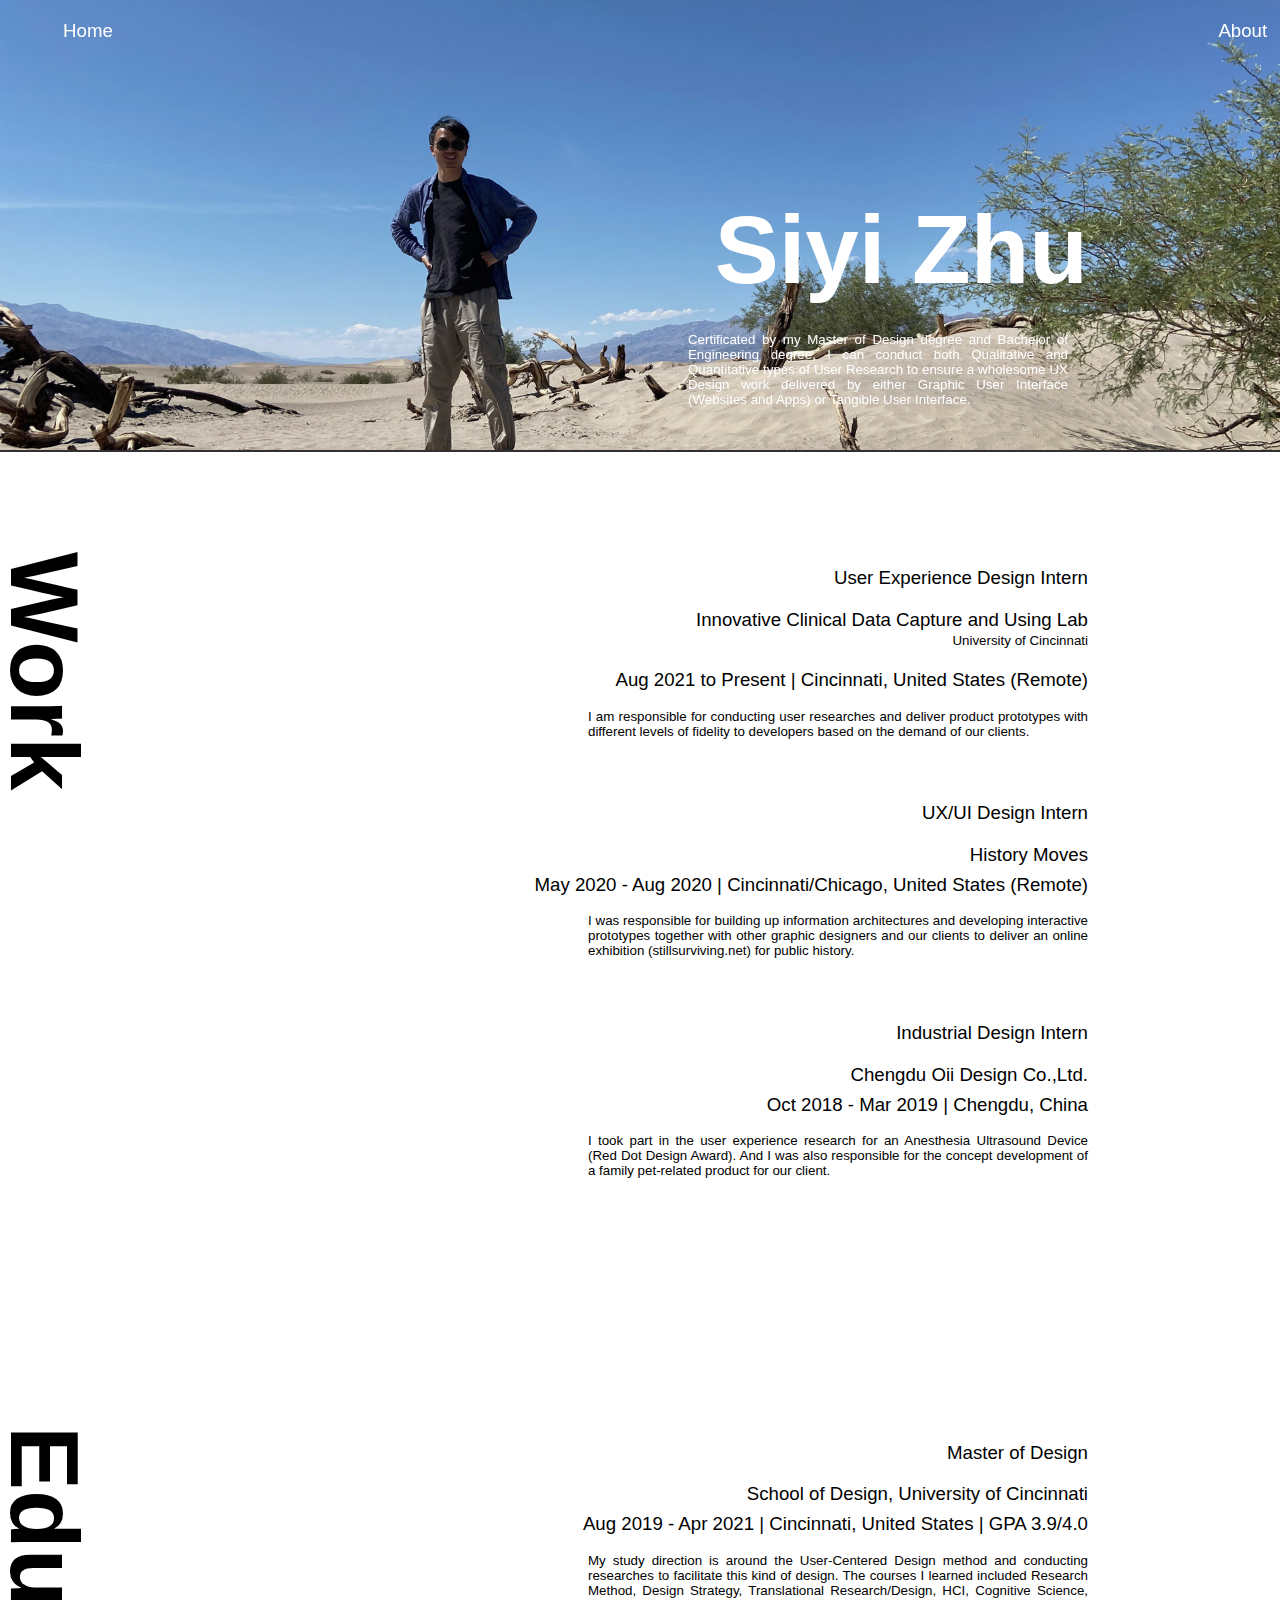
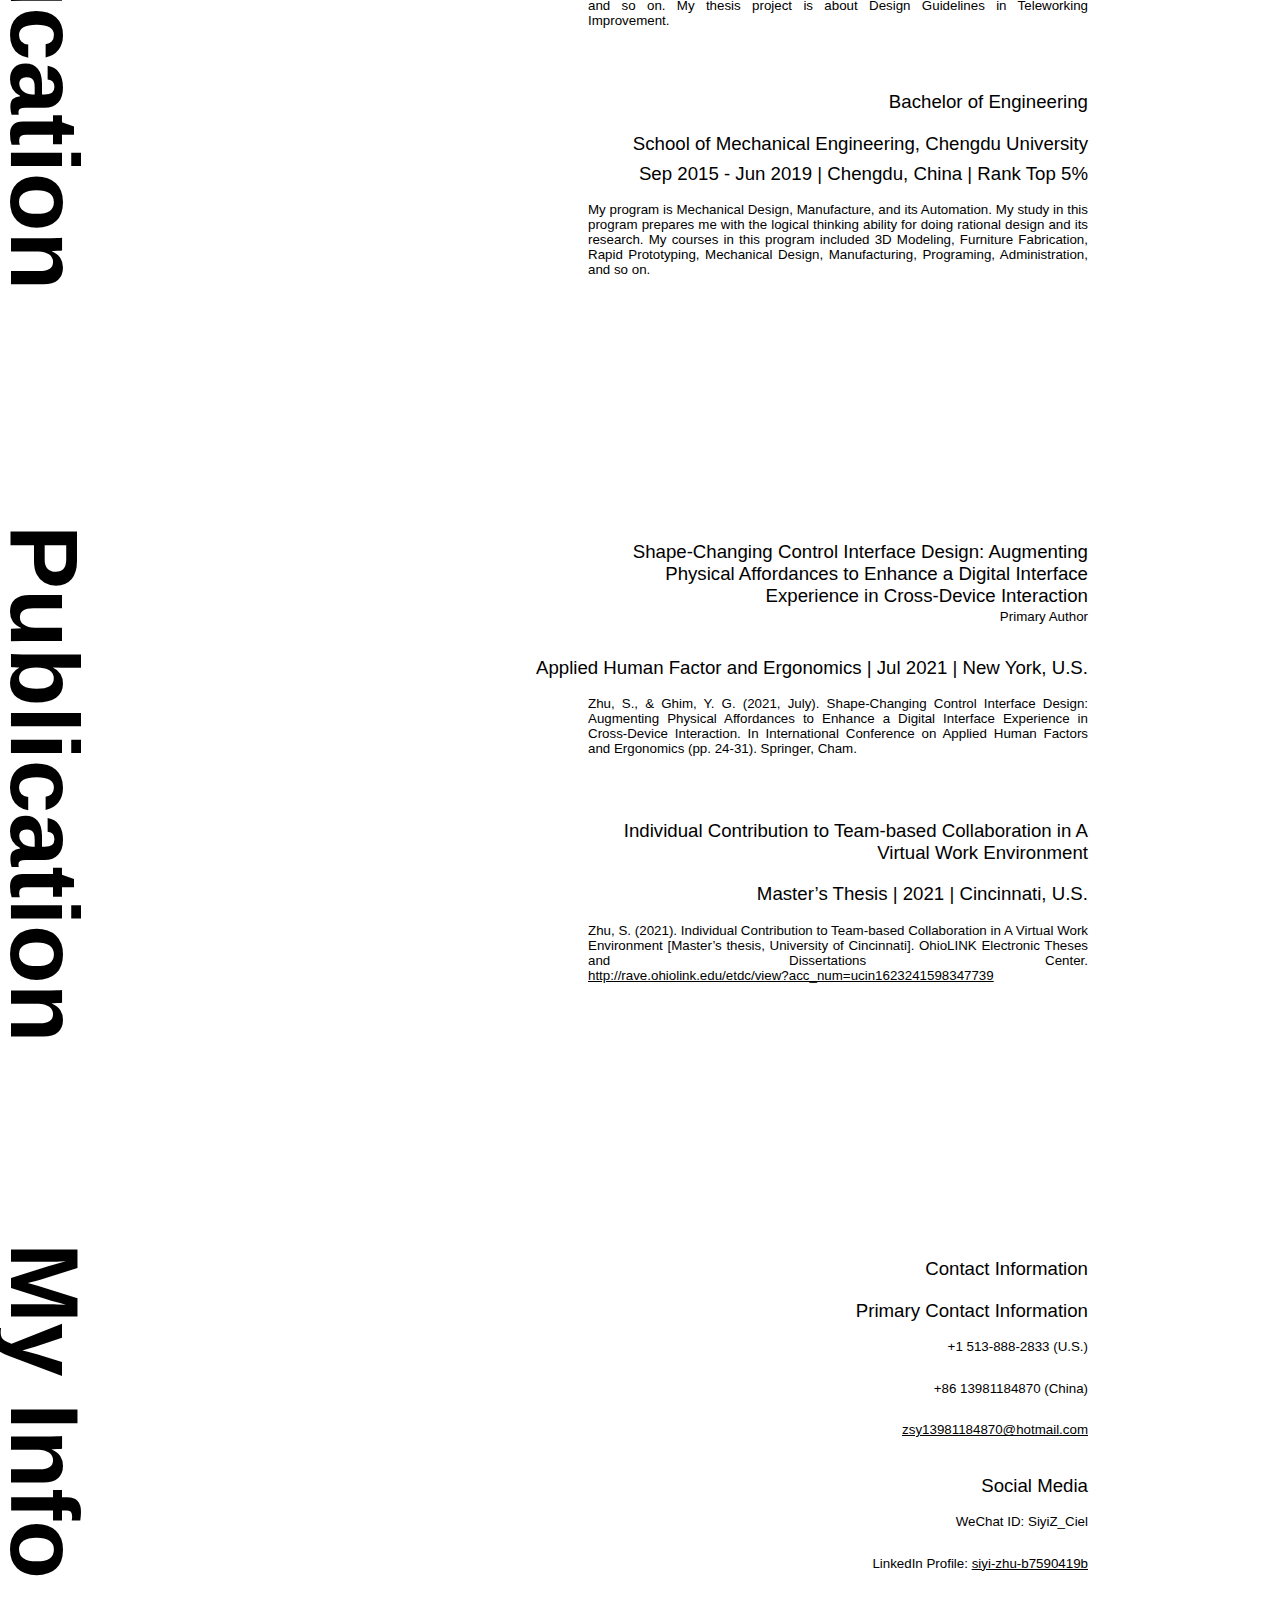
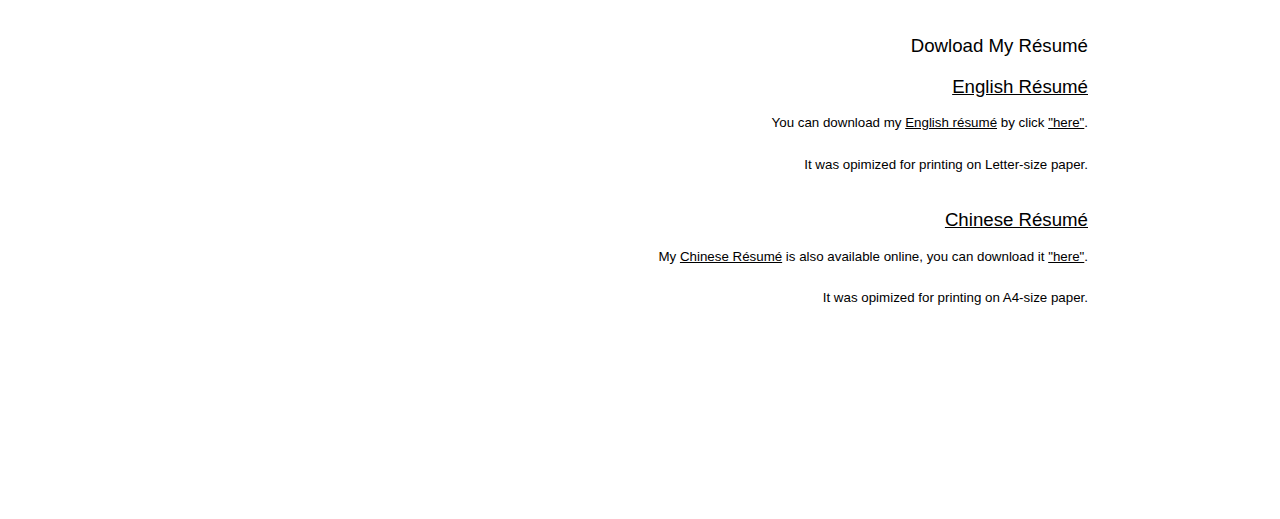
<file: about.html>
﻿<!DOCTYPE html>
<html>
<head>
    <meta charset="utf-8" />
    <title>Siyi Zhu_Résumé</title>
    <link rel="stylesheet" type="text/css" href="css/projectsGeneralStyle.css">
    <link rel="stylesheet" type="text/css" href="css/projectsCovers.css">
    <link rel="stylesheet" type="text/css" href="css/universalComponents.css">
    <script src="js/jquery-3.6.0.min.js"></script>
    <script src="js/navChange.js"></script>
</head>

<body>
    <div id="top"></div>
    <div style="display:none" class="header">
        <div class="socialNetworking">
            <a href=""><img width="25px" height="25px" src="image/LinkedIn.png" alt="LinkedIn"></a>
            <a href=""><img width="25px" height="25px" src="image/WeChat.png" alt="WeChat"></a>
            <a href="mailto:zsy13981184870@hotmail.com"><img width="25px" height="25px" src="image/Email.png" alt="Email"></a>
        </div>
        <div class="language">
            <a>English</a>
            <p>|</p>
            <a>简体中文</a>
        </div>
    </div>
    <div class="body" id="projectTop">
        <div class="projectIntroWrapper" id="résumé">
            <div class="backgroundImage"></div>
            <div class="projectIntroContainer">
                <div class="nav">
                    <p><a id="home" style="color:white;text-decoration:none" href="index.html">Home</a></p>
                </div>
                <div class="projectIntro">
                    <div class="projectTitle">
                        <p><a style="color:white;text-decoration:none" href="#projectTop">Siyi Zhu</a></p>
                    </div>
                    <div class="projectNotes">
                        <div class="projectNotesItem">
                            <p class="projectNotesItemText">Certificated by my Master of Design degree and Bachelor of Engineering degree, I can conduct both Qualitative and Quantitative types of User Research to ensure a wholesome UX Design work delivered by either Graphic User Interface (Websites and Apps) or Tangible User Interface.</p>
                        </div>
                    </div>
                </div>
                <div class="nav">
                    <p><a id="about" style="color:white;text-decoration:none" href="about.html">About</a></p>
                </div>
            </div>

        </div>
        <div class="projectContentWrapper">
            <div class="projectContentSection" id="work">
                <div class="projectSectionTitle">
                    <h1>Work</h1>
                </div>
                <div class="projectSectionContentContainer">
                    <h2>User Experience Design Intern</h2>
                    <div class="projectSectionParagraph">
                        <h3 id="jobDetail">
                            Innovative Clinical Data Capture and Using Lab <p>University of Cincinnati</p>
                        </h3>
                        <h3 id="jobDetail">
                            Aug 2021 to Present | Cincinnati, United States (Remote)
                        </h3>
                        <div class="paragraphWrapper">
                            <p>
                                I am responsible for conducting user researches and deliver product prototypes with different levels of fidelity to developers based on the demand of our clients.
                            </p>
                        </div>
                    </div>
                    <h2>UX/UI Design Intern</h2>
                    <div class="projectSectionParagraph">
                        <h3 id="jobDetail">
                            History Moves
                        </h3>
                        <h3 id="jobDetail">
                            May 2020 - Aug 2020 | Cincinnati/Chicago, United States (Remote)
                        </h3>
                        <div class="paragraphWrapper">
                            <p>
                                I was responsible for building up information architectures and developing interactive prototypes together with other graphic designers and our clients to deliver an online exhibition (stillsurviving.net) for public history.
                            </p>
                        </div>
                    </div>
                    <h2>Industrial Design Intern</h2>
                    <div class="projectSectionParagraph">
                        <h3 id="jobDetail">
                            Chengdu Oii Design Co.,Ltd.
                        </h3>
                        <h3 id="jobDetail">
                            Oct 2018 - Mar 2019 | Chengdu, China
                        </h3>
                        <div class="paragraphWrapper">
                            <p>
                                I took part in the user experience research for an Anesthesia Ultrasound Device (Red Dot Design Award). And I was also responsible for the concept development of a family pet-related product for our client.
                            </p>
                        </div>
                    </div>
                </div>
            </div>
            <div class="projectContentSection" id="education">
                <div class="projectSectionTitle">
                    <h1>Education</h1>
                </div>
                <div class="projectSectionContentContainer">
                    <h2>Master of Design</h2>
                    <div class="projectSectionParagraph">
                        <h3 id="jobDetail">
                            School of Design, University of Cincinnati
                        </h3>
                        <h3 id="jobDetail">
                            Aug 2019 - Apr 2021 | Cincinnati, United States | GPA 3.9/4.0
                        </h3>
                        <div class="paragraphWrapper">
                            <p>
                                My study direction is around the User-Centered Design method and conducting researches to facilitate this kind of design. The courses I learned included Research Method, Design Strategy, Translational Research/Design, HCI, Cognitive Science, and so on. My thesis project is about Design Guidelines in Teleworking Improvement.

                            </p>
                        </div>
                    </div>
                    <h2>Bachelor of Engineering</h2>
                    <div class="projectSectionParagraph">
                        <h3 id="jobDetail">
                            School of Mechanical Engineering, Chengdu University
                        </h3>
                        <h3 id="jobDetail">
                            Sep 2015 - Jun 2019 | Chengdu, China | Rank Top 5%
                        </h3>
                        <div class="paragraphWrapper">
                            <p>
                                My program is Mechanical Design, Manufacture, and its Automation. My study in this program prepares me with the logical thinking ability for doing rational design and its research. My courses in this program included 3D Modeling, Furniture Fabrication, Rapid Prototyping, Mechanical Design, Manufacturing, Programing, Administration, and so on.

                            </p>
                        </div>
                    </div>
                </div>
            </div>
            <div class="projectContentSection" id="publication">
                <div class="projectSectionTitle">
                    <h1>Publication</h1>
                </div>
                <div class="projectSectionContentContainer">
                    <h2>Shape-Changing Control Interface Design: Augmenting Physical Affordances to Enhance a Digital Interface Experience in Cross-Device Interaction <p>Primary Author</p></h2>
                    <div class="projectSectionParagraph">
                        <h3 id="jobDetail">
                            Applied Human Factor and Ergonomics | Jul 2021 | New York, U.S.
                        </h3>
                        <div class="paragraphWrapper">
                            <p>
                                Zhu, S., & Ghim, Y. G. (2021, July). Shape-Changing Control Interface Design: Augmenting Physical Affordances to Enhance a Digital Interface Experience in Cross-Device Interaction. In International Conference on Applied Human Factors and Ergonomics (pp. 24-31). Springer, Cham.

                            </p>
                        </div>
                    </div>
                    <h2>Individual Contribution to Team-based Collaboration in A Virtual Work Environment</h2>
                    <div class="projectSectionParagraph">
                        <h3 id="jobDetail">
                            Master’s Thesis | 2021 | Cincinnati, U.S.
                        </h3>
                        <div class="paragraphWrapper">
                            <p>
                                Zhu, S. (2021). Individual Contribution to Team-based Collaboration in A Virtual Work Environment [Master’s thesis, University of Cincinnati]. OhioLINK Electronic Theses and Dissertations Center. <a style="color:black" href="http://rave.ohiolink.edu/etdc/view?acc_num=ucin1623241598347739">http://rave.ohiolink.edu/etdc/view?acc_num=ucin1623241598347739</a>
                            </p>
                        </div>
                    </div>
                </div>
            </div>
            <div class="projectContentSection" id="myInfo">
                <div class="projectSectionTitle">
                    <h1>My Info</h1>
                </div>
                <div class="projectSectionContentContainer">
                    <h2>Contact Information</h2>
                    <div class="projectSectionParagraph">
                        <h3 id="jobDetail">
                            Primary Contact Information
                        </h3>
                        <div class="paragraphWrapper" id="myInfoDetail">
                            <p>
                                +1 513-888-2833 (U.S.)
                            </p>
                            <p>
                                +86 13981184870 (China)
                            </p>
                            <p>
                                <a href="mailto:zsy13981184870@hotmail.com">zsy13981184870@hotmail.com</a>
                            </p>
                        </div>
                        <h3 id="jobDetail">
                            Social Media
                        </h3>
                        <div class="paragraphWrapper" id="myInfoDetail">
                            <p>
                                WeChat ID: SiyiZ_Ciel
                            </p>
                            <p>
                                LinkedIn Profile: <a href="http://www.linkedin.com/in/siyi-zhu-b7590419b" target="_blank">siyi-zhu-b7590419b</a>
                            </p>
                        </div>
                    </div>
                    <div class="projectSectionParagraph">
                        <h2>Dowload My Résumé</h2>
                        <div class="projectSectionParagraph">
                            <h3 id="jobDetail">
                                <a style="color:black;" href="file/SiyiZhuResume2021_en.pdf" target="_blank">
                                    English Résumé
                                </a>
                            </h3>
                            <div class="paragraphWrapper" id="myInfoDetail">
                                <p>
                                    You can download my <a href="file/SiyiZhuResume2021_en.pdf" target="_blank">English résumé</a> by click <a href="file/SiyiZhuResume2021_en.pdf" target="_blank">"here"</a>.
                                    </p>
                                <p>
                                    It was opimized for printing on Letter-size paper.
                                </p>
                            </div>
                            <h3 id="jobDetail">
                                <a style="color:black;" href="file/朱思逸简历2021_中文.pdf" target="_blank">
                                    Chinese Résumé
                                </a>
                            </h3>
                            <div class="paragraphWrapper" id="myInfoDetail">
                                <p>
                                    My <a href="file/朱思逸简历2021_中文.pdf" target="_blank">Chinese Résumé</a> is also available online, you can download it <a href="file/朱思逸简历2021_中文.pdf" target="_blank">"here"</a>.
                                    </p>
                                <p>
                                    It was opimized for printing on A4-size paper.
                                </p>
                            </div>
                        </div>
                    </div>

                </div>
            </div>
        </div>
    </div>
</body>
</html>
</file>
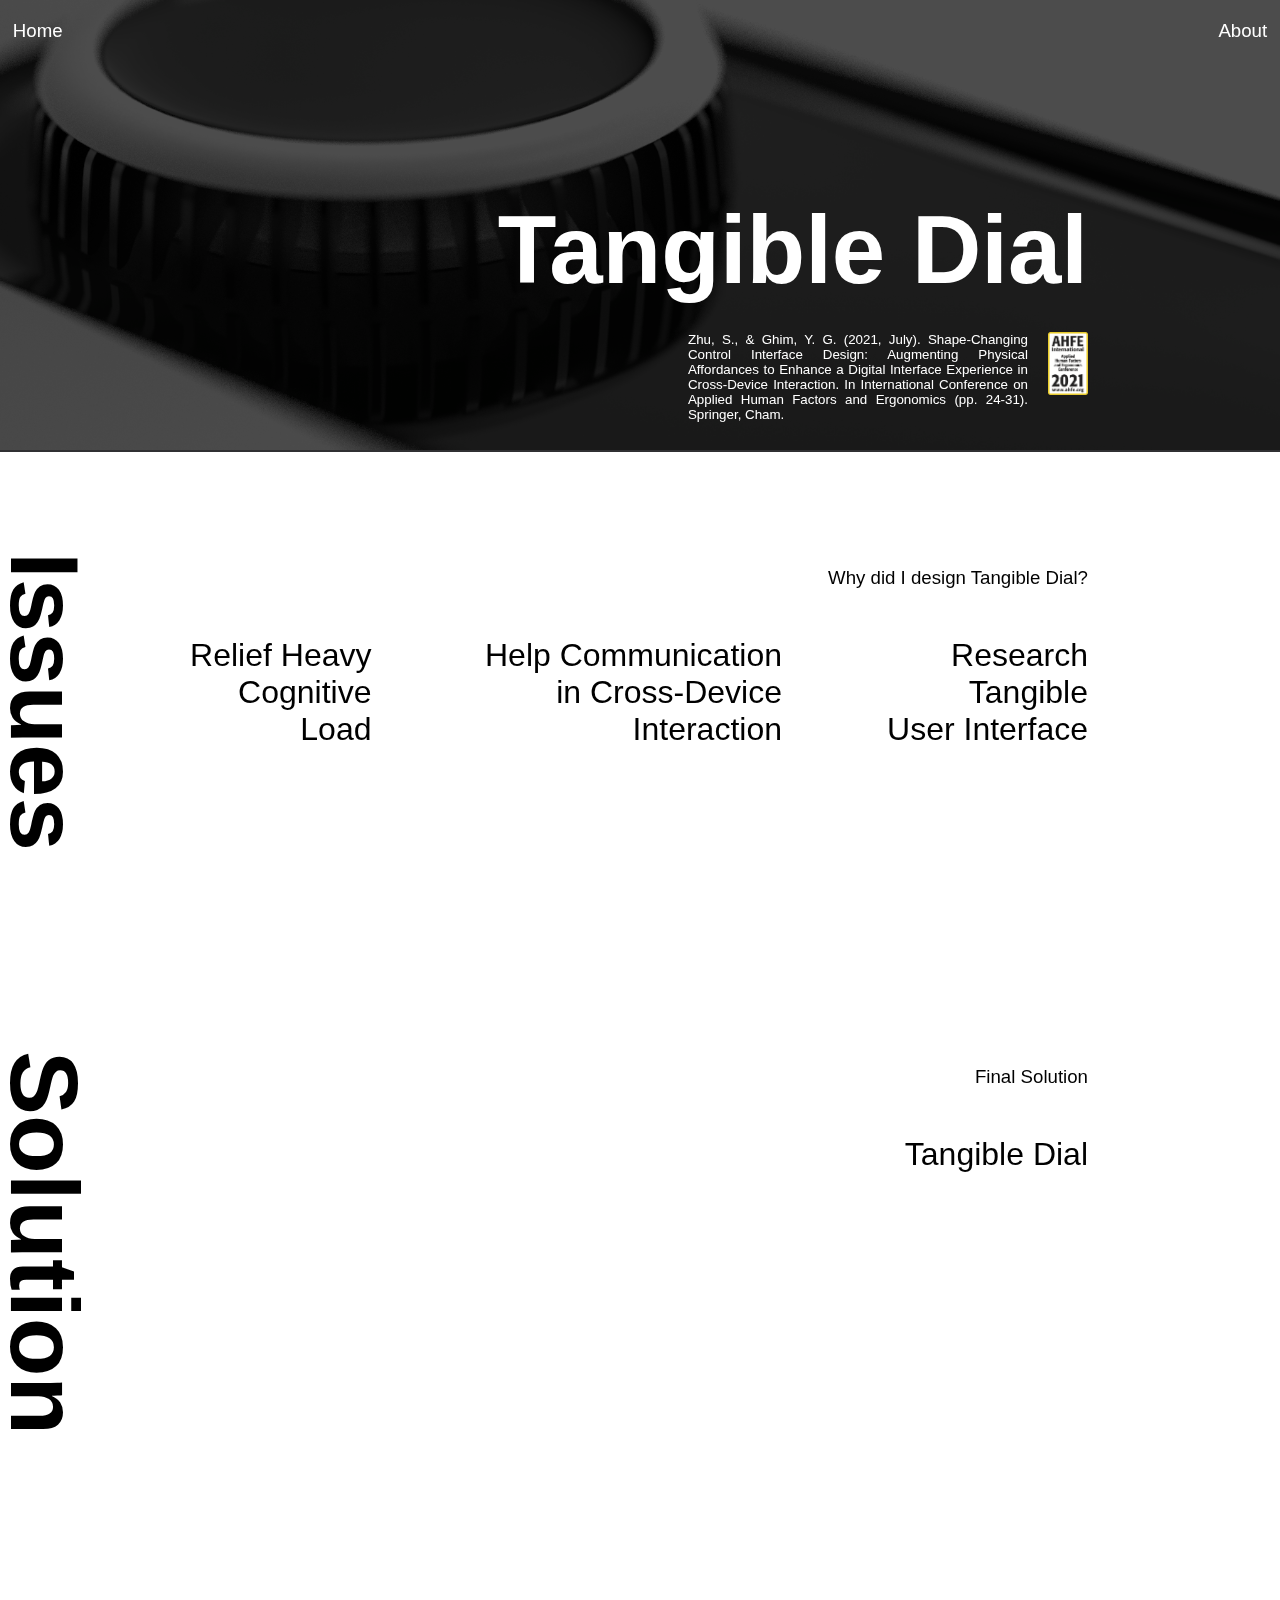
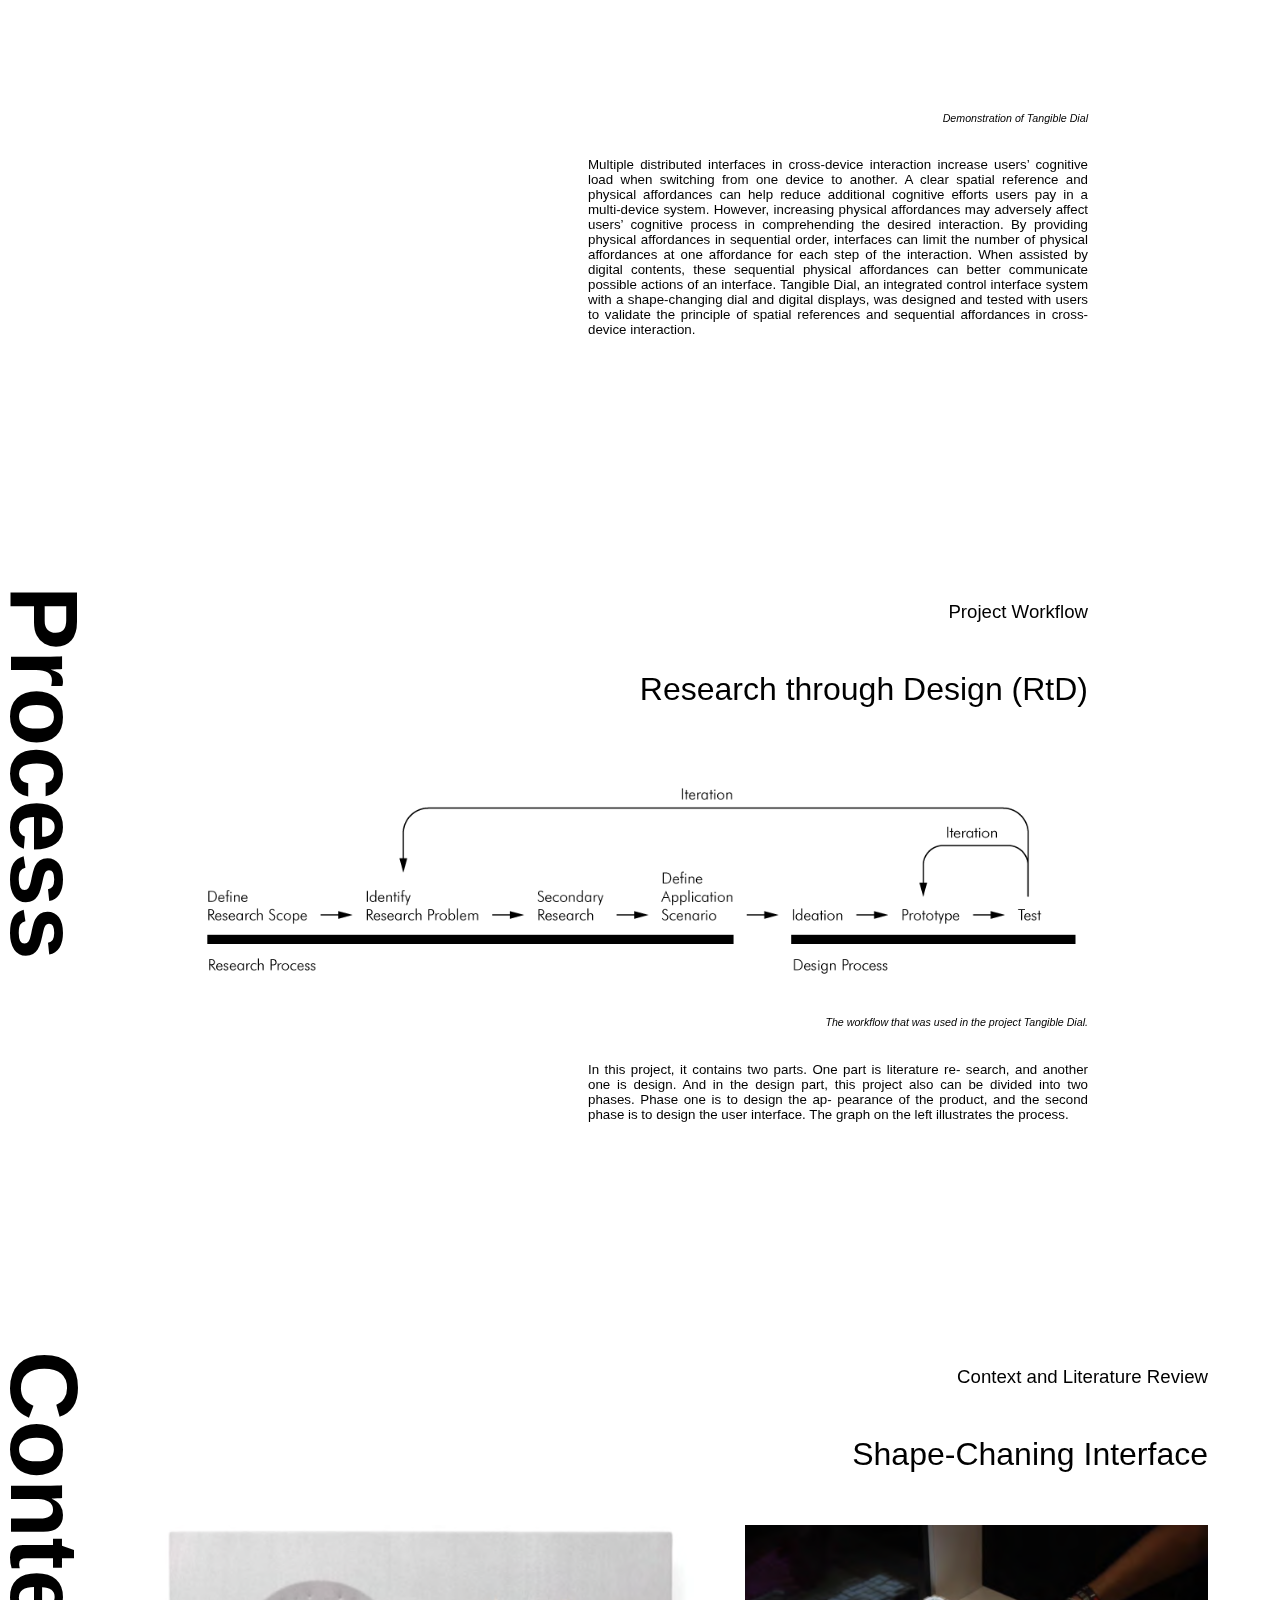
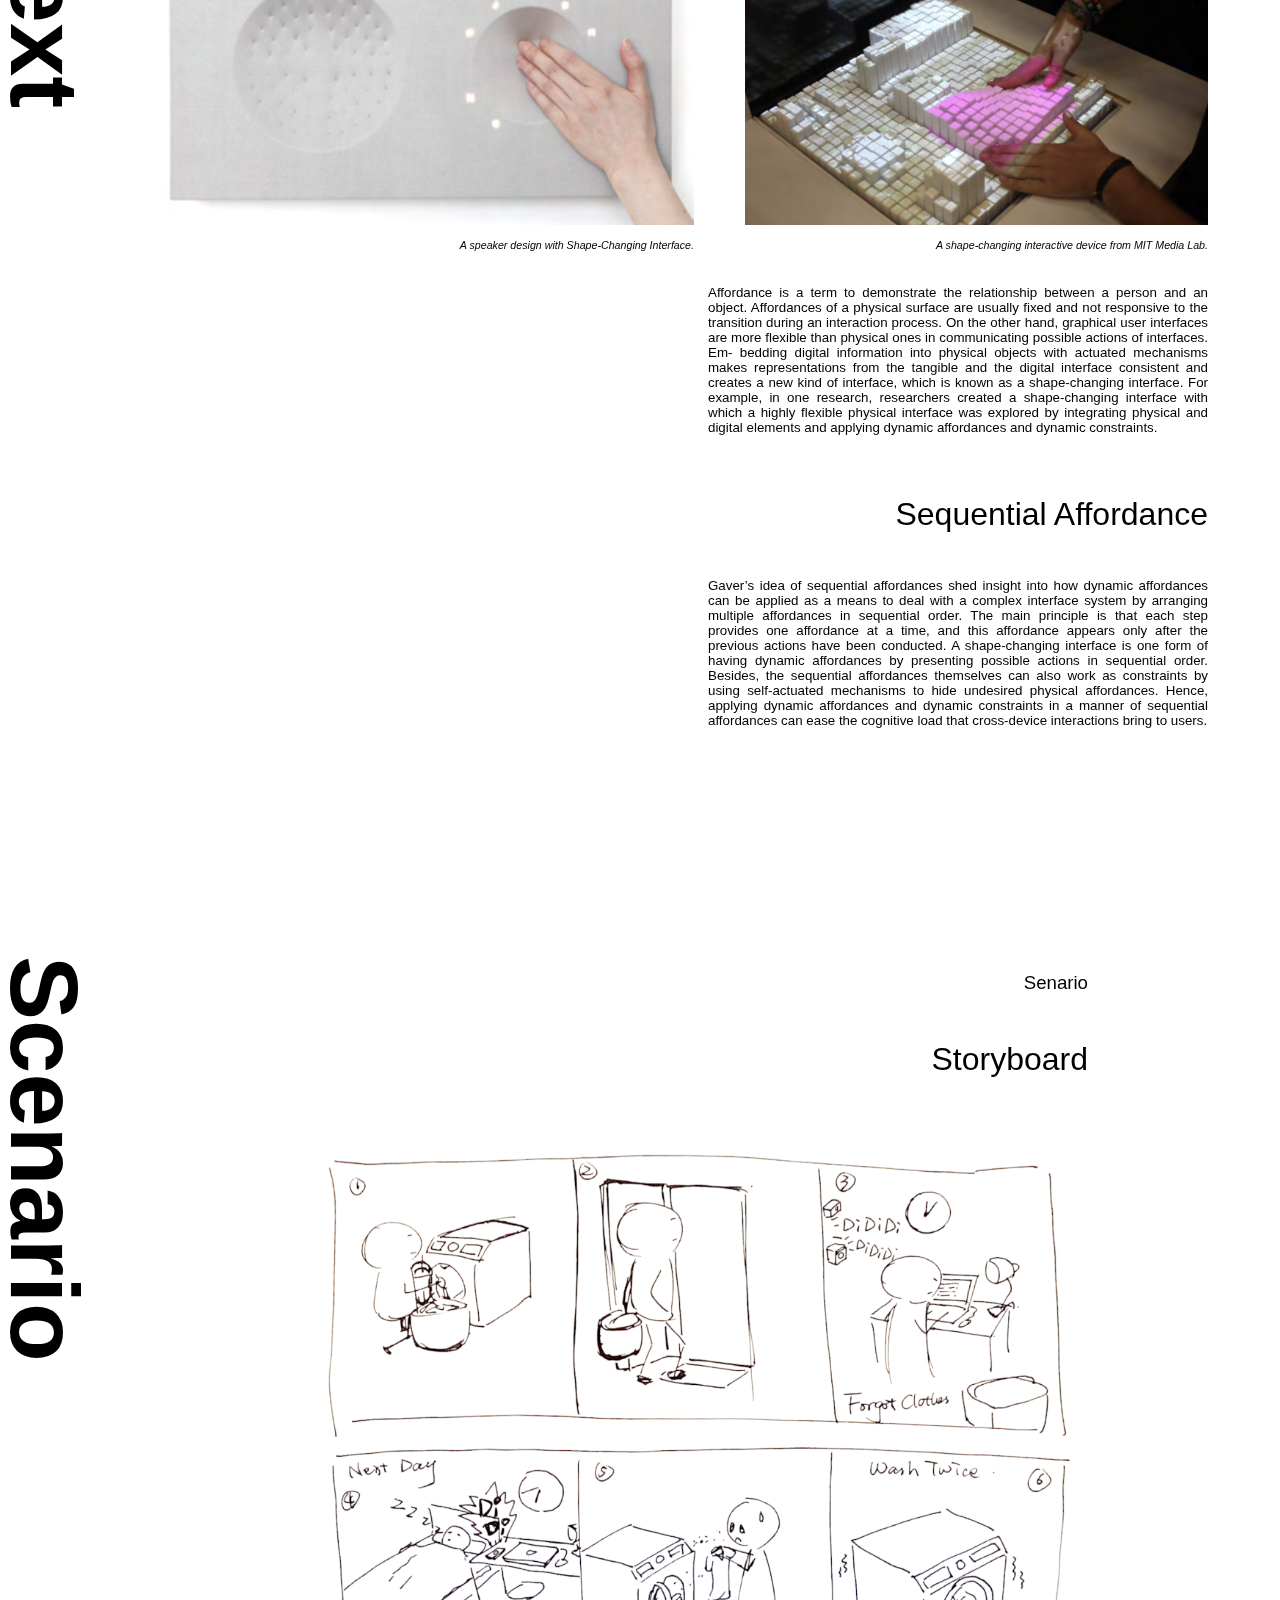
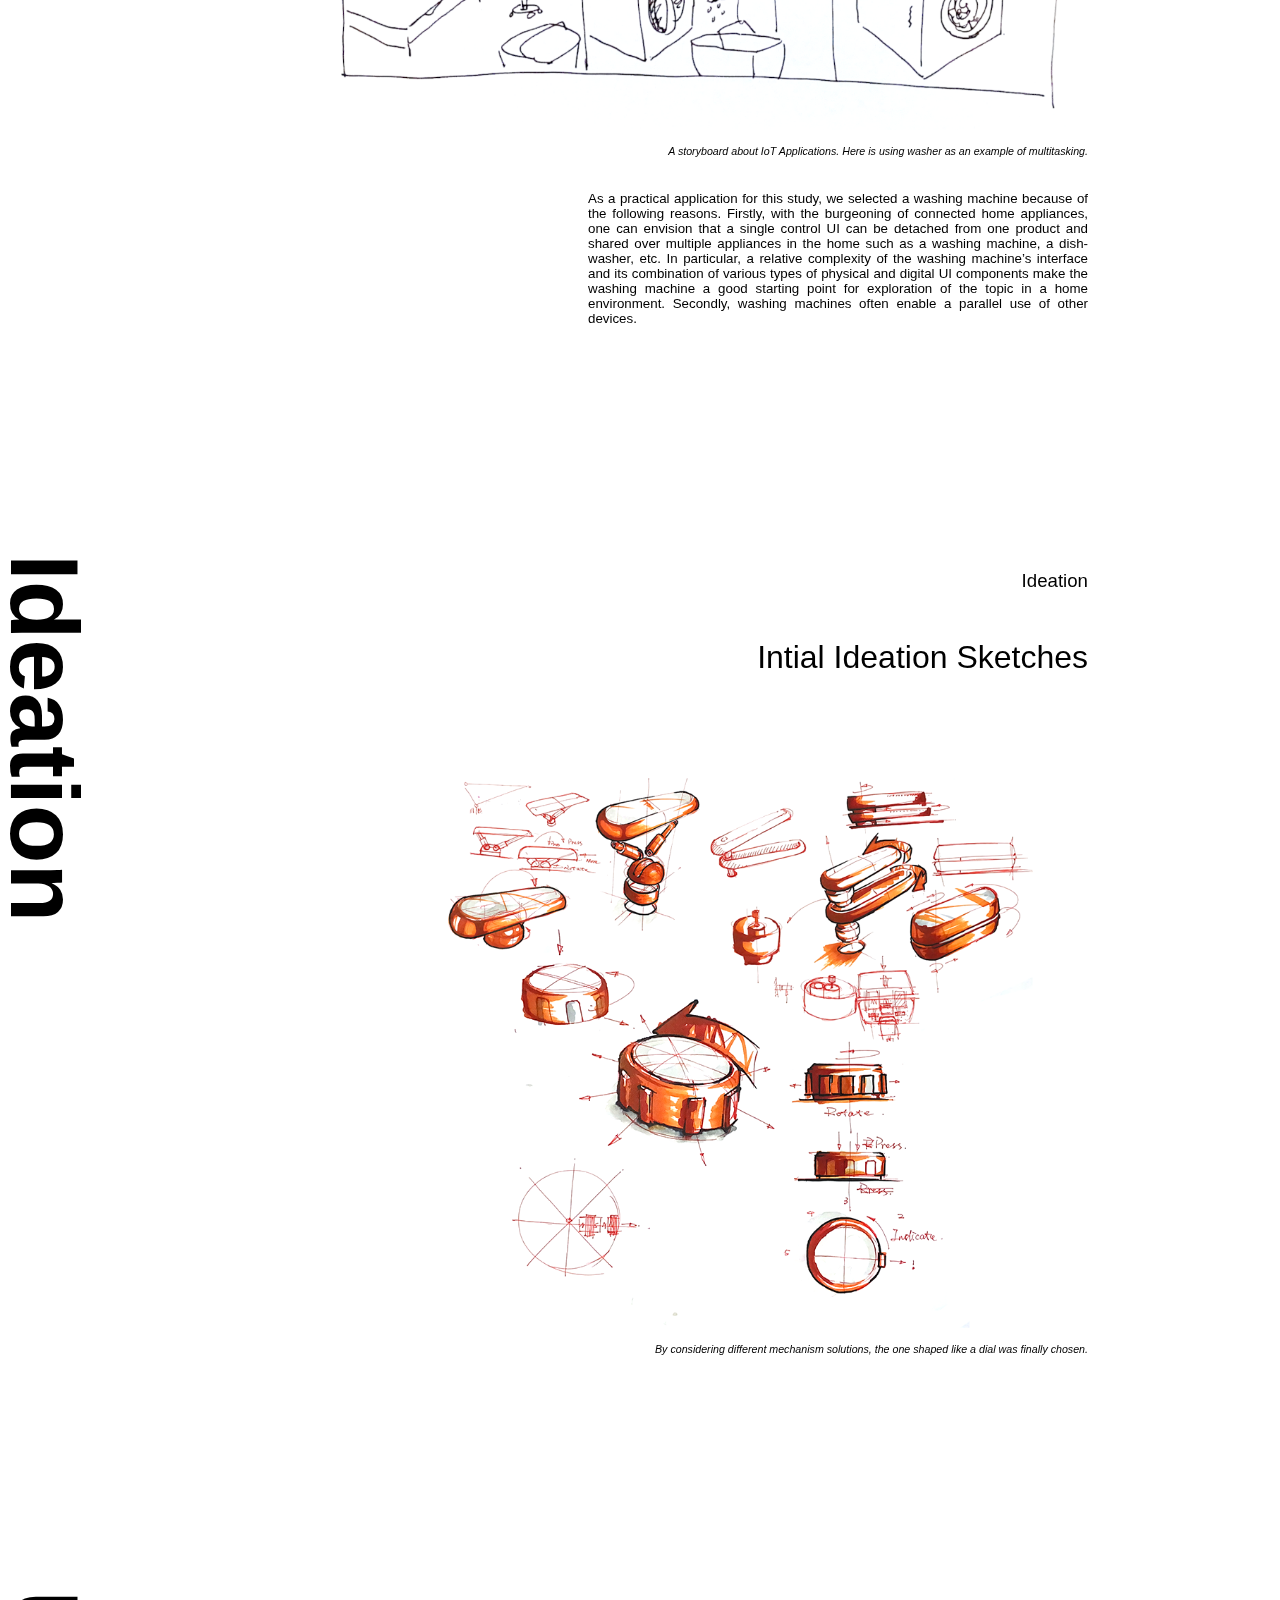
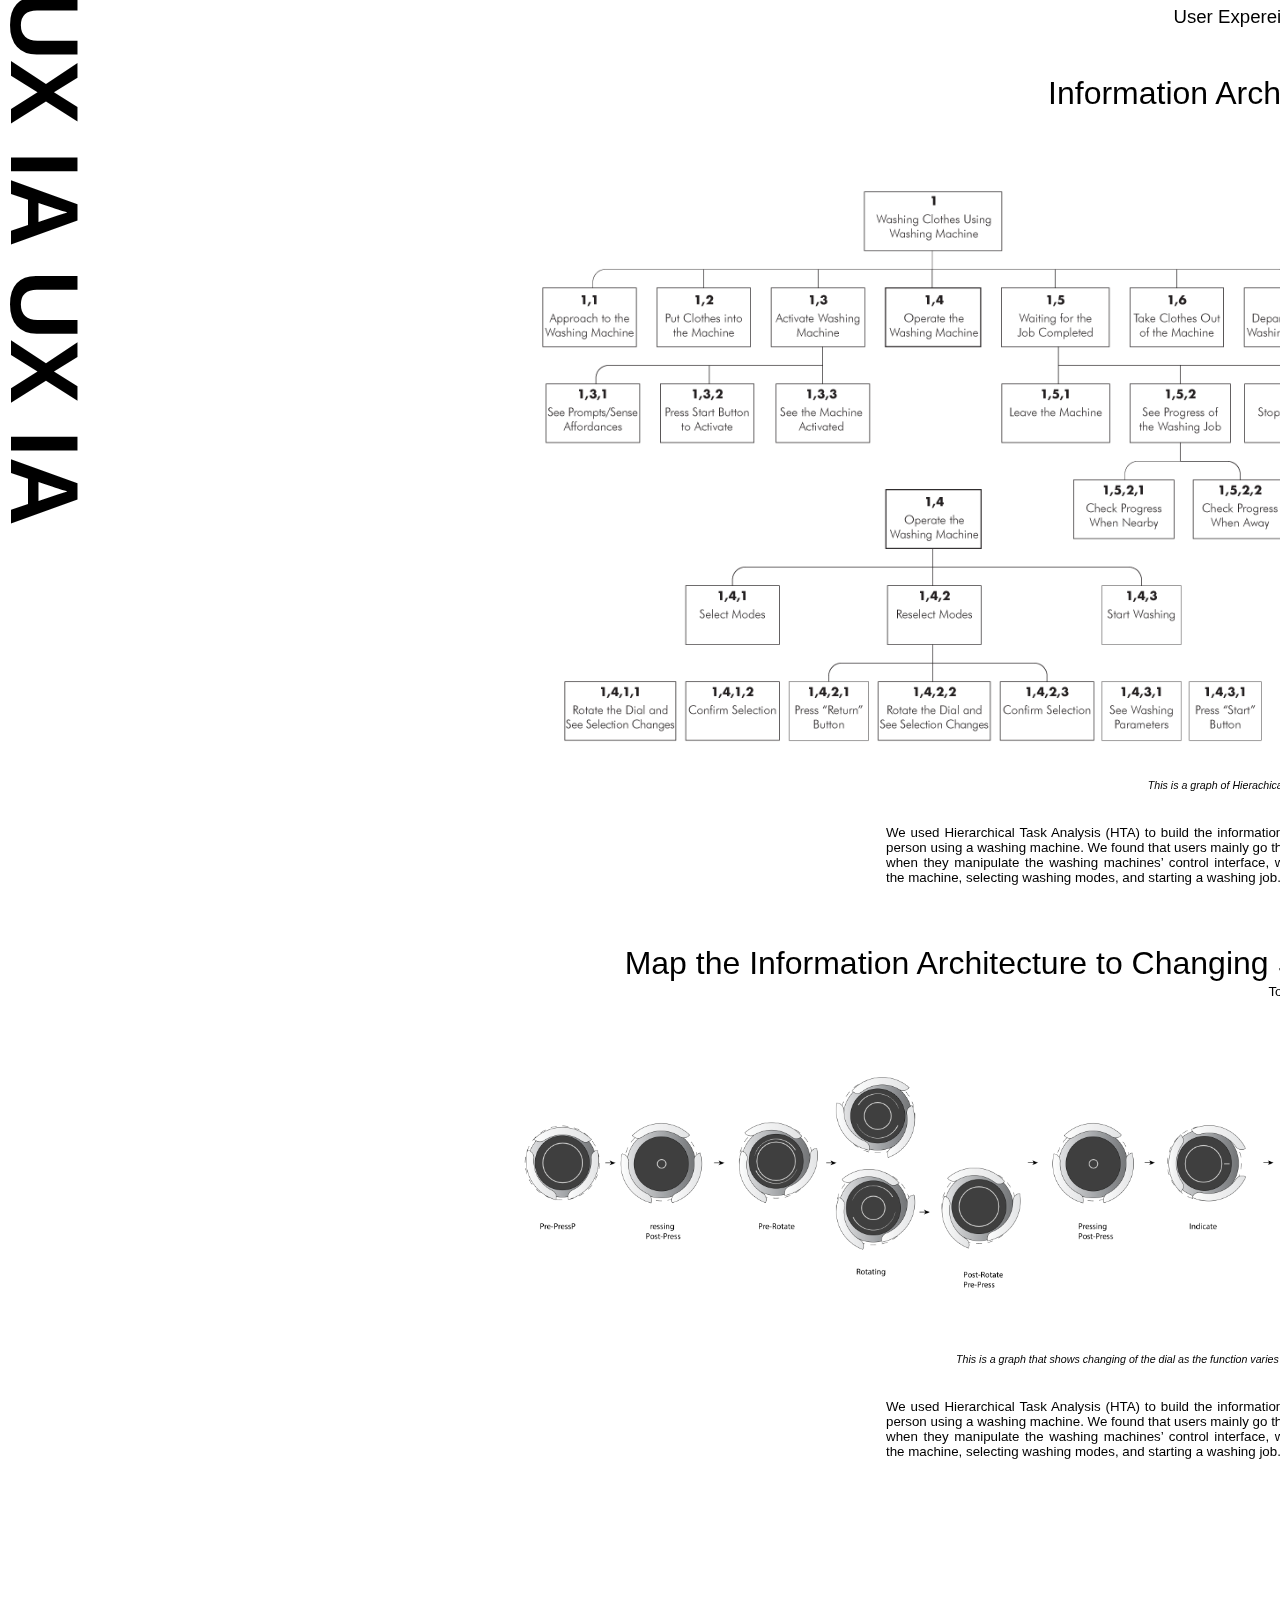
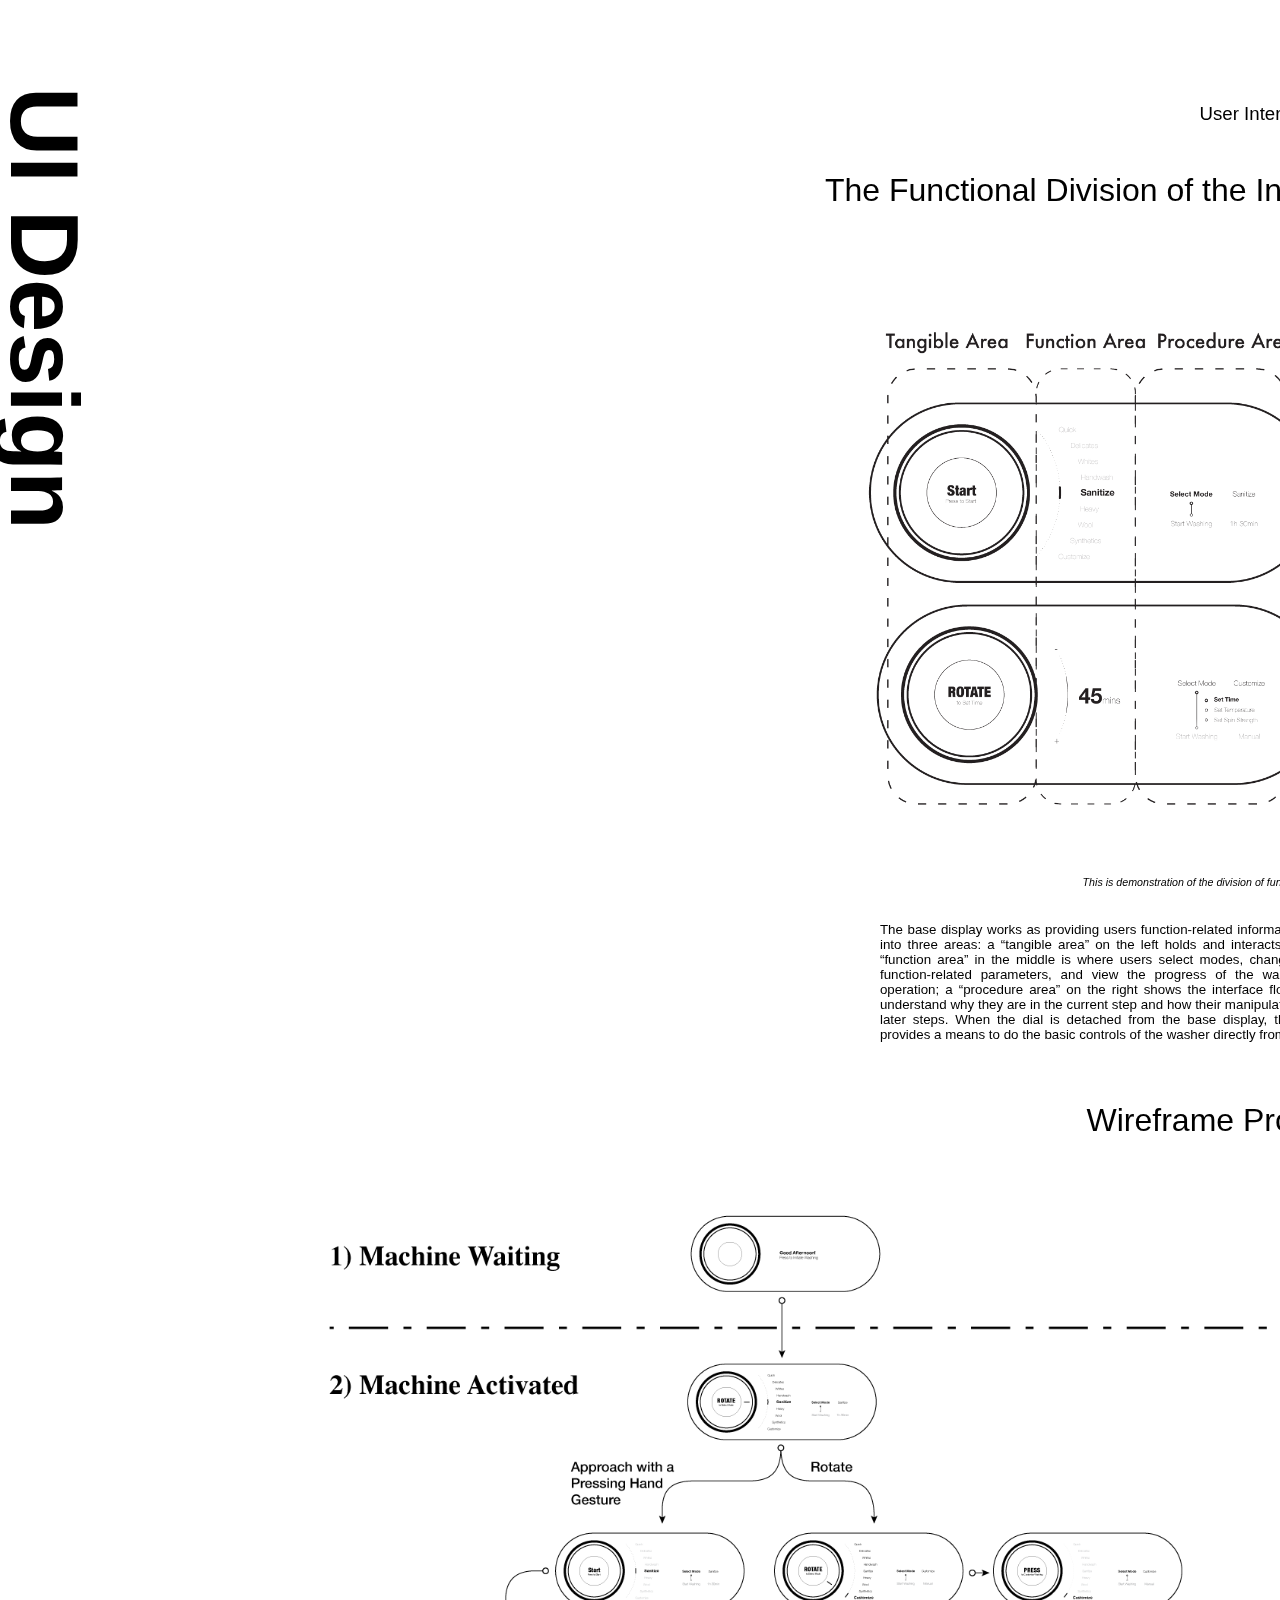
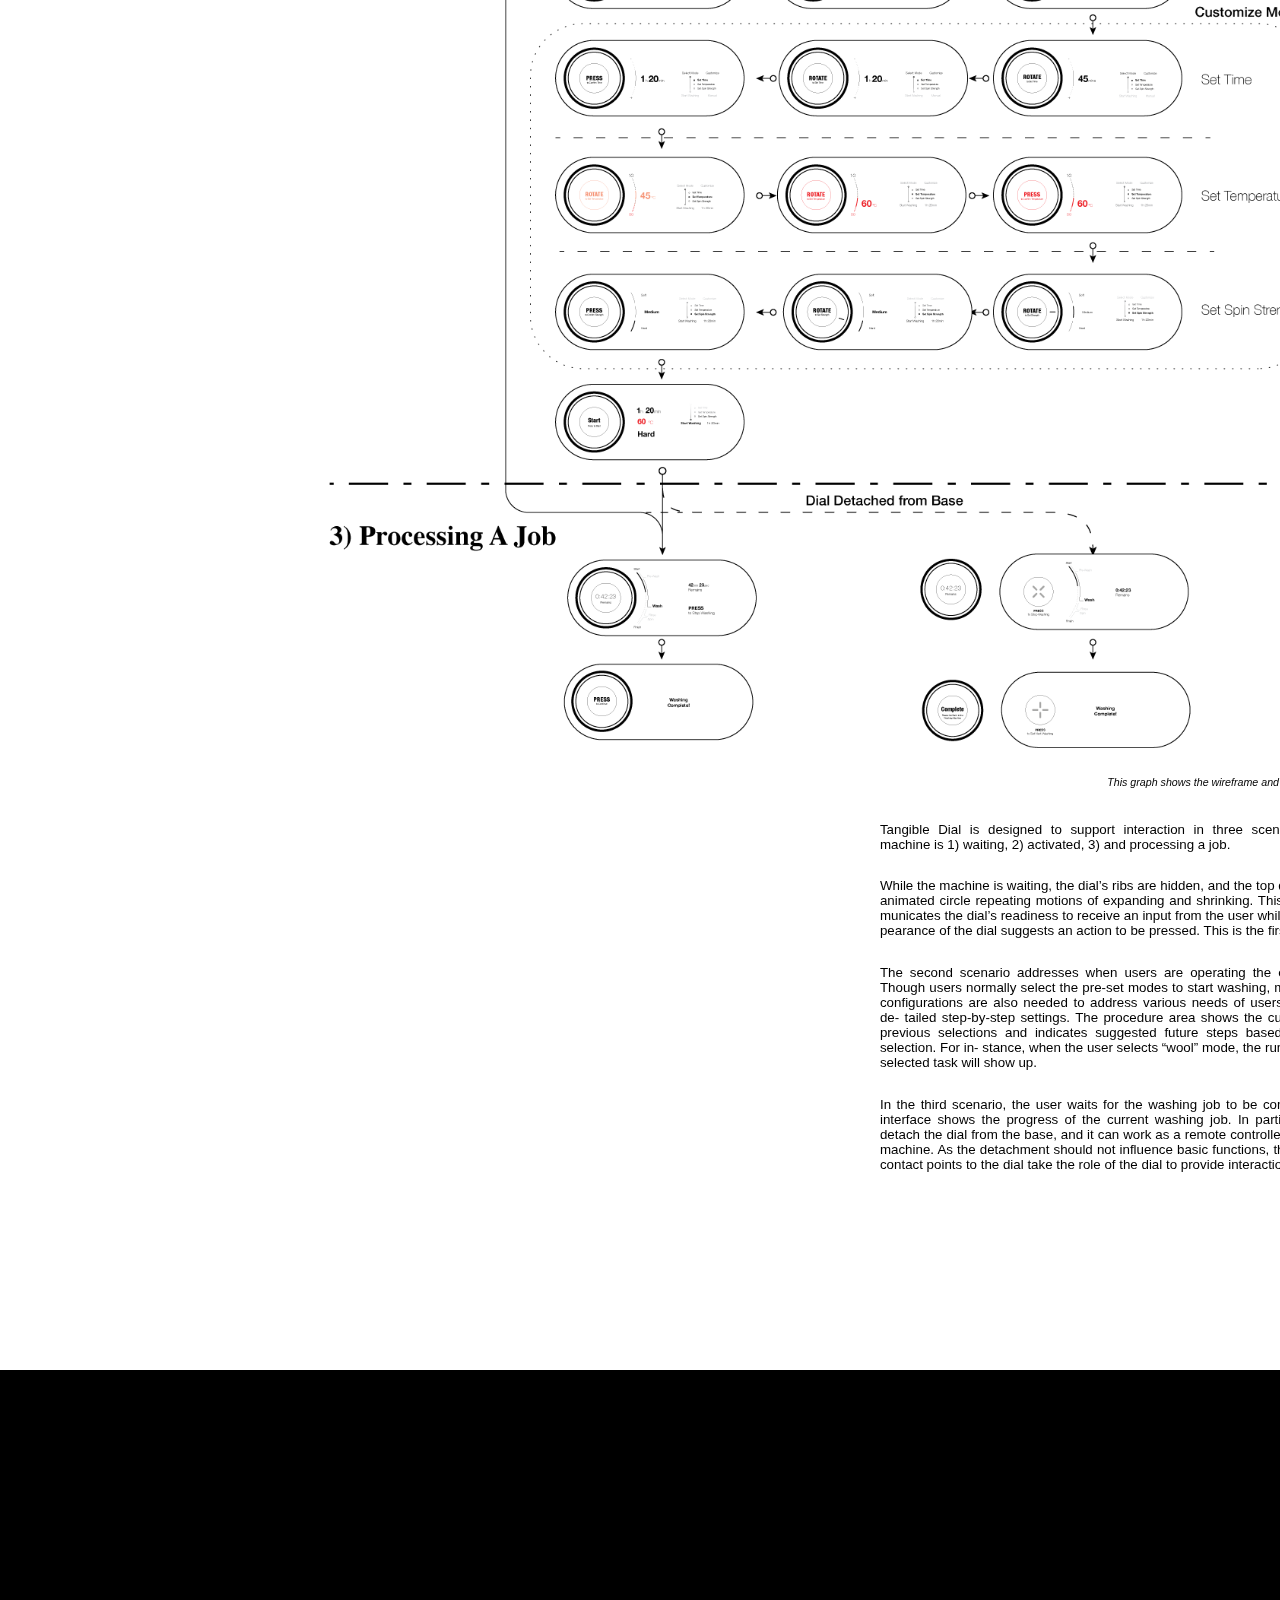
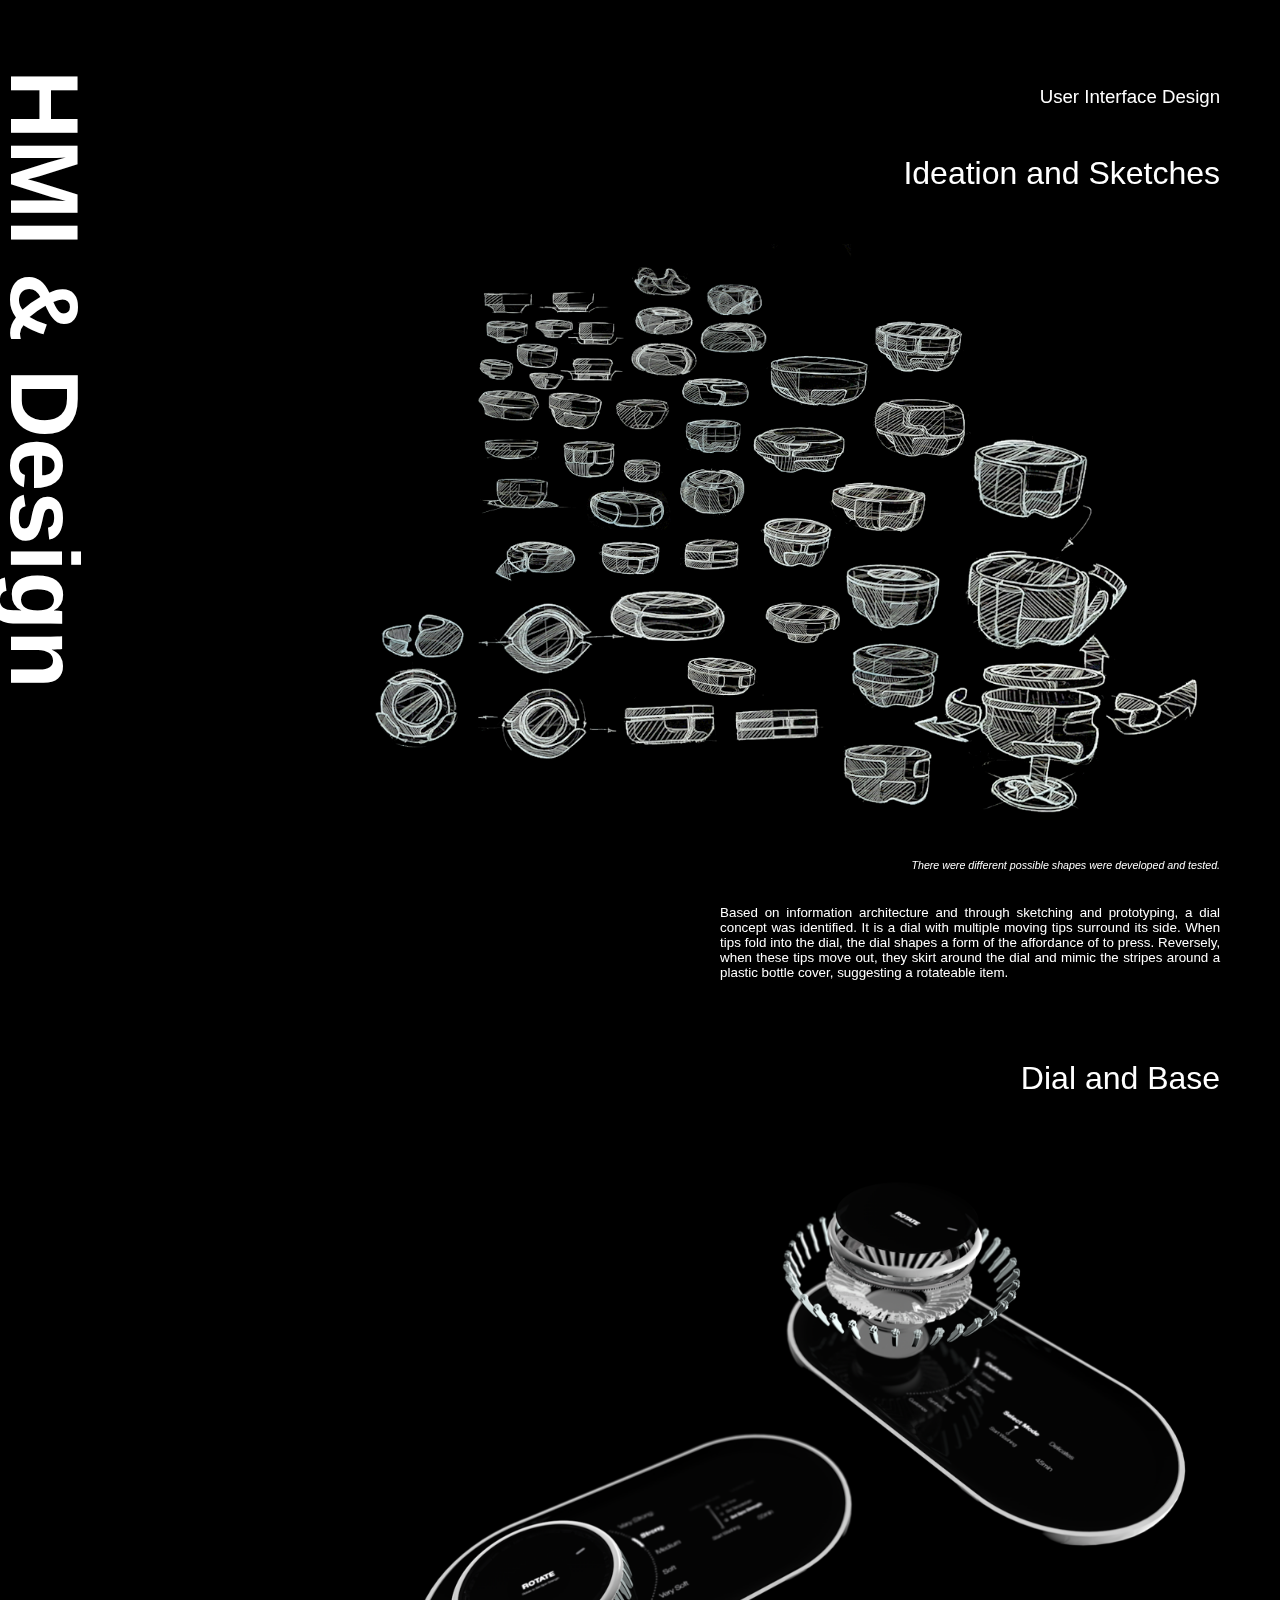
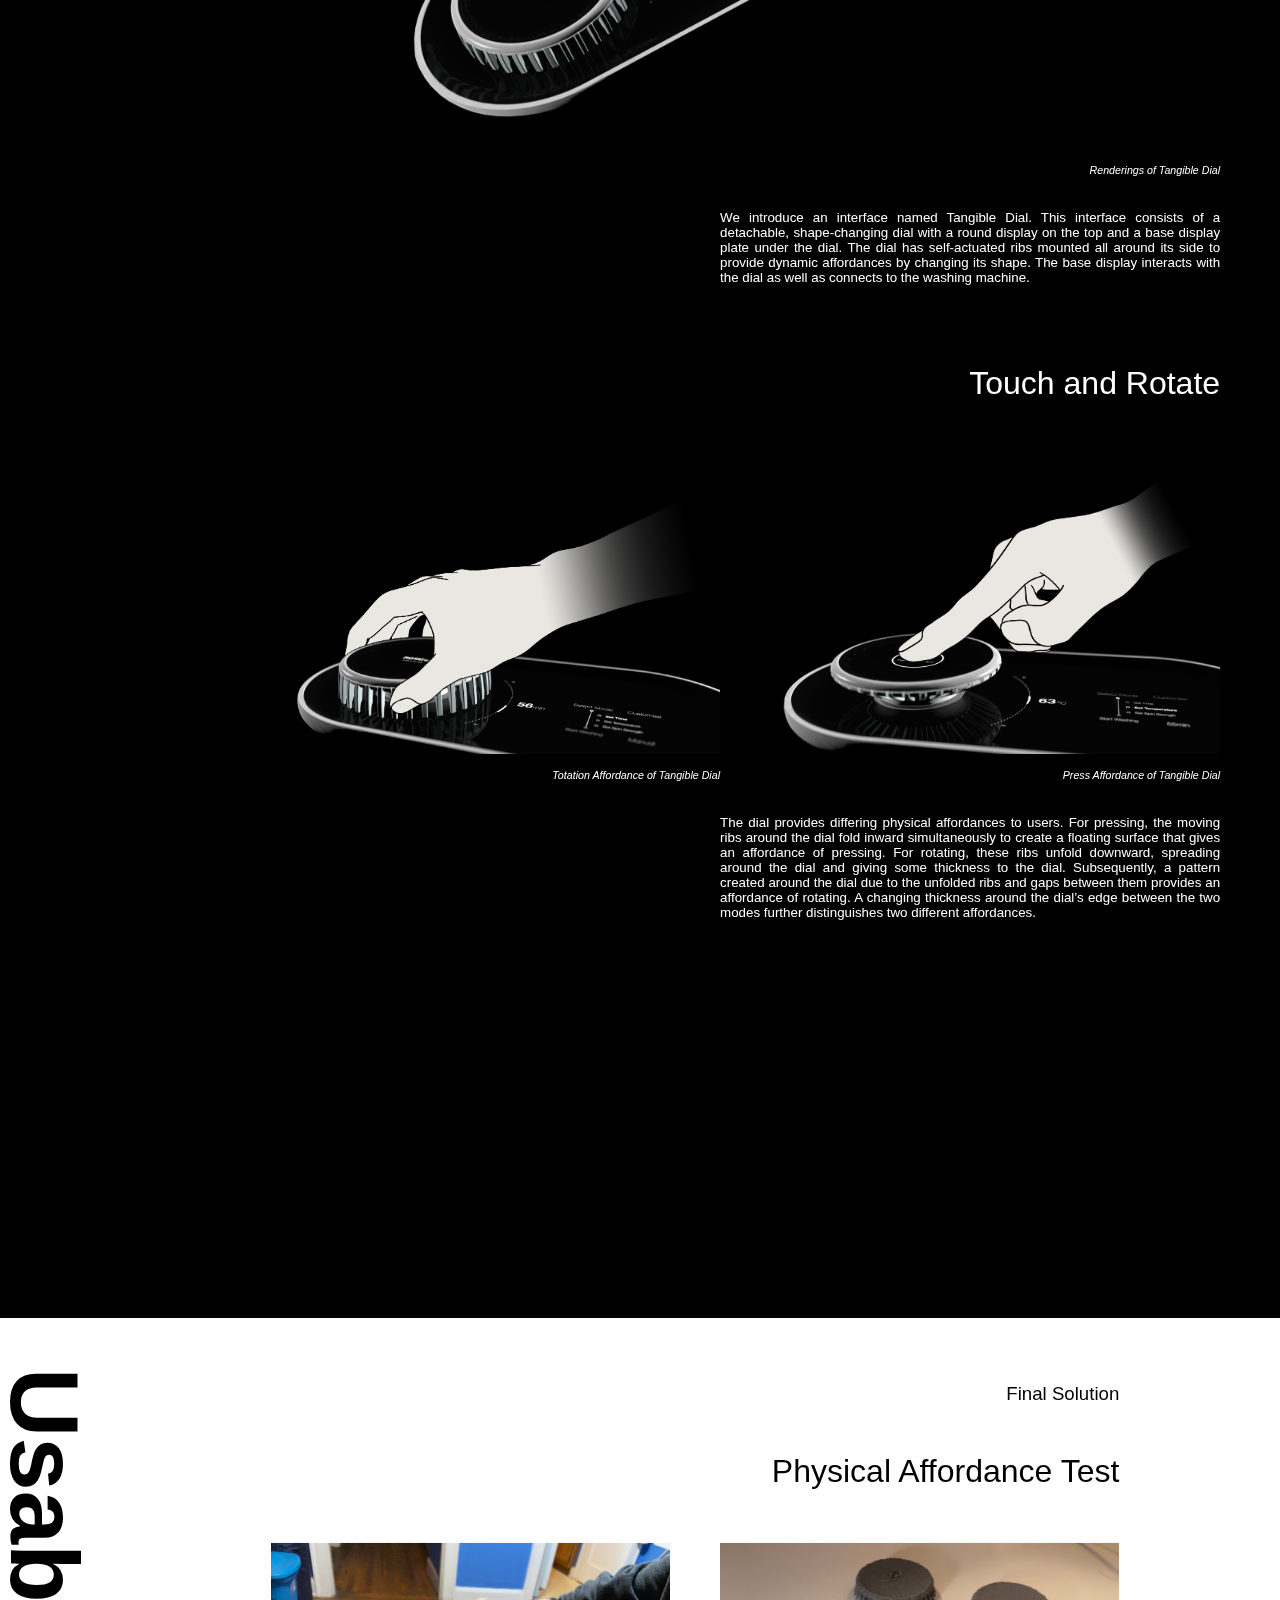
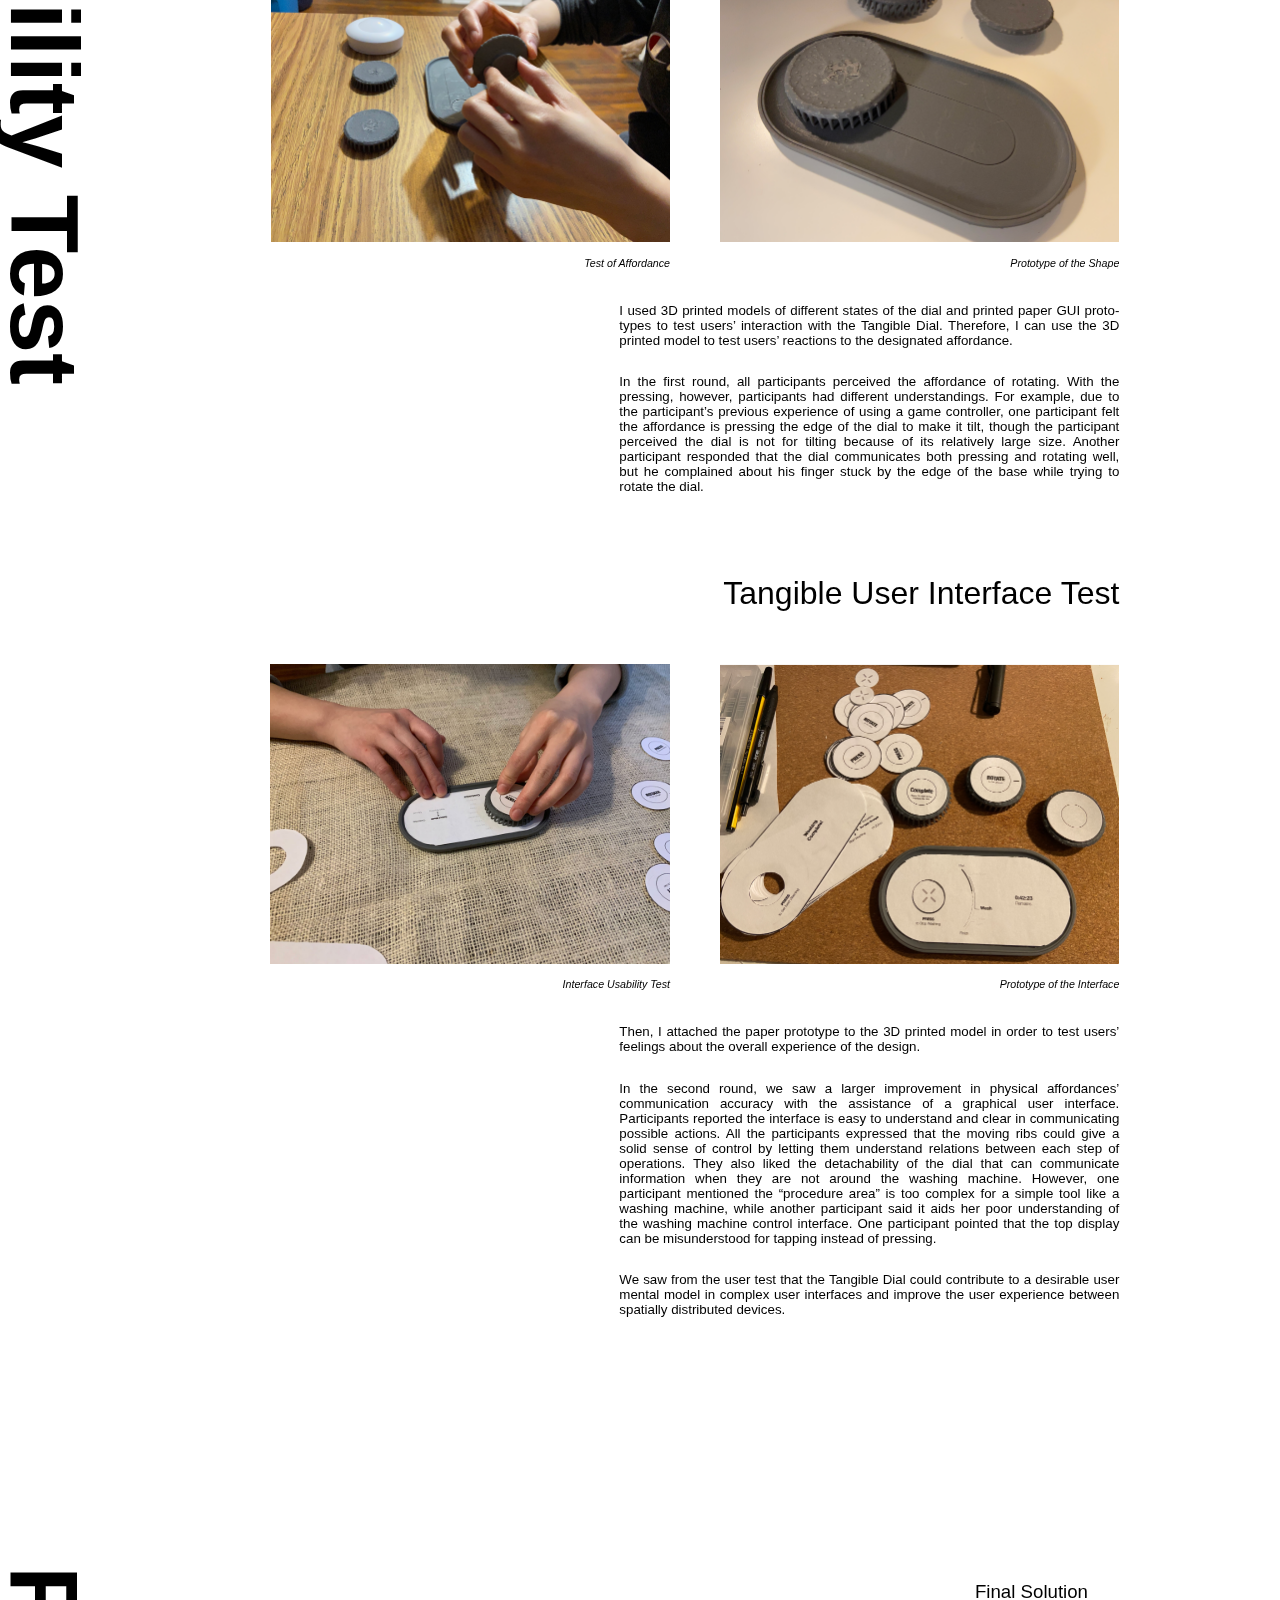
<file: projects/TangibleDial/TangibleDial.html>
﻿<!DOCTYPE html>
<html>
<head>
    <meta charset="utf-8" />
    <title>Siyi Zhu_Portfolio</title>
    <link rel="stylesheet" type="text/css" href="../../css/projectsGeneralStyle.css">
    <link rel="stylesheet" type="text/css" href="../../css/projectsCovers.css">
    <link rel="stylesheet" type="text/css" href="../../css/universalComponents.css">
    <script src="../../js/jquery-3.6.0.min.js"></script>
    <script src="../../js/navChange.js"></script>
</head>
<body>
    <div id="top"></div>
    <div style="display:none" class="header">
        <div class="socialNetworking">
            <a href=""><img width="25px" height="25px" src="../../image/LinkedIn.png" alt="LinkedIn"></a>
            <a href=""><img width="25px" height="25px" src="../../image/WeChat.png" alt="WeChat"></a>
            <a href="mailto:zsy13981184870@hotmail.com"><img width="25px" height="25px" src="../../image/Email.png" alt="Email"></a>
        </div>
        <div class="language">
            <a>English</a>
            <p>|</p>
            <a>简体中文</a>
        </div>
    </div>
    <div class="body" id="projectTop">
        <div class="projectIntroWrapper" id="tangibleDial">
            <div class="backgroundImage"></div>
            <div class="projectIntroContainer">
                <div class="nav">
                    <p id="home"><a id="home" style="color:white;text-decoration:none" href="../../index.html">Home</a></p>
                </div>
                <div class="projectIntro">
                    <div class="projectTitle">
                        <p><a style="color:white;text-decoration:none" href="#projectTop">Tangible Dial</a></p>
                    </div>
                    <div class="projectNotes">
                        <div class="projectNotesItem">
                            <p class="projectNotesItemText">Zhu, S., & Ghim, Y. G. (2021, July). Shape-Changing Control Interface Design: Augmenting Physical Affordances to Enhance a Digital Interface Experience in Cross-Device Interaction. In International Conference on Applied Human Factors and Ergonomics (pp. 24-31). Springer, Cham.</p>
                            <img class="projectNotesItemImage" src="img/AHFE2021Logo.png">
                        </div>
                    </div>
                </div>
                <div class="nav">
                    <p id="about"><a id="about" style="color:white;text-decoration:none" href="../../about.html">About</a></p>
                </div>
            </div>
        </div>
        <div class="projectContentWrapper">
            <div class="projectContentSection" id="issue">
                <div class="projectSectionTitle">
                    <h1>Issues</h1>
                </div>
                <div class="projectSectionContentContainer" id="issueContainer">
                    <h2>Why did I design Tangible Dial?</h2>
                    <div class="issueTable">
                        <div class="issueTableItem">
                            <h3>
                                Relief Heavy<br>
                                Cognitive Load
                            </h3>
                            <p></p>
                        </div>
                        <div class="issueTableItem">
                            <h3>
                                Help Communication<br>
                                in Cross-Device Interaction
                            </h3>
                            <p></p>
                        </div>
                        <div class="issueTableItem">
                            <h3>
                                Research Tangible<br>
                                User Interface
                            </h3>
                            <p></p>
                        </div>
                    </div>
                </div>
            </div>
            <div class="projectContentSection" id="solution">
                <div class="projectSectionTitle">
                    <h1>Solution</h1>
                </div>
                <div class="projectSectionContentContainer">
                    <h2>Final Solution</h2>
                    <div class="projectSectionParagraph">
                        <h3>
                            Tangible Dial
                        </h3>
                        <div class="imageWrapper">
                            <div class="imageItem">
                                <div class="imageContainer">
                                    <iframe width="815" height="472" src="https://www.youtube.com/embed/rDAuGcUC4dM" title="YouTube video player" frameborder="0" allow="accelerometer; autoplay; clipboard-write; encrypted-media; gyroscope; picture-in-picture" allowfullscreen></iframe>
                                </div>
                                <p class="imageDescription">
                                    Demonstration of Tangible Dial
                                </p>
                            </div>
                        </div>
                        <div class="paragraphWrapper">
                            <p>
                                Multiple distributed interfaces in cross-device interaction increase users’ cognitive load when switching from one device to another. A clear spatial reference and physical affordances can help reduce additional cognitive efforts users pay in a multi-device system. However, increasing physical affordances may adversely affect users’ cognitive process in comprehending the desired interaction. By providing physical affordances in sequential order, interfaces can limit the number of physical affordances at one affordance for each step of the interaction. When assisted by digital contents, these sequential physical affordances can better communicate possible actions of an interface. Tangible Dial, an integrated control interface system with a shape-changing dial and digital displays, was designed and tested with users to validate the principle of spatial references and sequential affordances in cross-device interaction.
                            </p>
                        </div>
                    </div>
                </div>
            </div>
            <div class="projectContentSection" id="process">
                <div class="projectSectionTitle">
                    <h1>Process</h1>
                </div>
                <div class="projectSectionContentContainer">
                    <h2>Project Workflow</h2>
                    <div class="projectSectionParagraph">
                        <h3>
                            Research through Design (RtD)
                        </h3>
                        <div class="imageWrapper">
                            <div class="imageItem">
                                <div class="imageContainer">
                                    <img class="longImage" src="img/TangibleDialProcess.png">
                                </div>
                                <p class="imageDescription">
                                    The workflow that was used in the project Tangible Dial.
                                </p>
                            </div>
                        </div>
                        <p>
                            In this project, it contains two parts. One part is literature re- search, and another one is design. And in the design part, this project also can be divided into two phases. Phase one is to design the ap- pearance of the product, and the second phase is to design the user interface. The graph on the left illustrates the process.
                        </p>
                    </div>
                </div>
            </div>
            <div class="projectContentSection" id="context">
                <div class="projectSectionTitle">
                    <h1>Context</h1>
                </div>
                <div class="projectSectionContentContainer">
                    <h2>Context and Literature Review</h2>
                    <div class="projectSectionParagraph">
                        <h3>
                            Shape-Chaning Interface
                        </h3>
                        <div class="imageWrapper">
                            <div class="imageItem">
                                <div class="imageContainer">
                                    <img class="normalImage" src="img/MITShapeChangingInterface.png">
                                </div>
                                <p class="imageDescription">
                                    A shape-changing interactive device from MIT Media Lab.
                                </p>
                            </div>
                            <div class="imageItem">
                                <div class="imageContainer">
                                    <img class="normalImage" src="img/ShapeChangingInterface.png">
                                </div>
                                <p class="imageDescription">
                                    A speaker design with Shape-Changing Interface.
                                </p>
                            </div>
                        </div>
                        <p>
                            Affordance is a term to demonstrate the relationship between a person and an object. Affordances of a physical surface are usually fixed and not responsive to the transition during an interaction process. On the other hand, graphical user interfaces are more flexible than physical ones in communicating possible actions of interfaces. Em- bedding digital information into physical objects with actuated mechanisms makes representations from the tangible and the digital interface consistent and creates a new kind of interface, which is known as a shape-changing interface. For example, in one research, researchers created a shape-changing interface with which a highly flexible physical interface was explored by integrating physical and digital elements and applying dynamic affordances and dynamic constraints.
                        </p>
                    </div>
                    <div class="projectSectionParagraph">
                        <h3>
                            Sequential Affordance
                        </h3>
                        <p>
                            Gaver’s idea of sequential affordances shed insight into how dynamic affordances can be applied as a means to deal with a complex interface system by arranging multiple affordances in sequential order. The main principle is that each step provides one affordance at a time, and this affordance appears only after the previous actions have been conducted. A shape-changing interface is one form of having dynamic affordances by presenting possible actions in sequential order. Besides, the sequential affordances themselves can also work as constraints by using self-actuated mechanisms to hide undesired physical affordances. Hence, applying dynamic affordances and dynamic constraints in a manner of sequential affordances can ease the cognitive load that cross-device interactions bring to users.
                        </p>
                    </div>
                </div>
            </div>
            <div class="projectContentSection" id="scenario">
                <div class="projectSectionTitle">
                    <h1>Scenario</h1>
                </div>
                <div class="projectSectionContentContainer">
                    <h2>Senario</h2>
                    <div class="projectSectionParagraph">
                        <h3>
                            Storyboard
                        </h3>
                        <div class="imageWrapper">
                            <div class="imageItem">
                                <div class="imageContainer">
                                    <img class="largeImage" src="img/Storyboard.png">
                                </div>
                                <p class="imageDescription">
                                    A storyboard about IoT Applications. Here is using washer as an example of multitasking.
                                </p>
                            </div>
                        </div>
                        <p>
                            As a practical application for this study, we selected a washing machine because of the following reasons. Firstly, with the burgeoning of connected home appliances, one can envision that a single control UI can be detached from one product and shared over multiple appliances in the home such as a washing machine, a dish- washer, etc. In particular, a relative complexity of the washing machine’s interface and its combination of various types of physical and digital UI components make the washing machine a good starting point for exploration of the topic in a home environment. Secondly, washing machines often enable a parallel use of other devices.
                        </p>
                    </div>
                </div>
            </div>
            <div class="projectContentSection" id="ideation">
                <div class="projectSectionTitle">
                    <h1>Ideation</h1>
                </div>
                <div class="projectSectionContentContainer">
                    <h2>Ideation</h2>
                    <div class="projectSectionParagraph">
                        <h3>
                            Intial Ideation Sketches
                        </h3>
                        <div class="imageWrapper">
                            <div class="imageItem">
                                <div class="imageContainer">
                                    <img class="largeImage" src="img/TangibleDial_IdeationSketch.png">
                                </div>
                                <p class="imageDescription">
                                    By considering different mechanism solutions, the one shaped like a dial was finally chosen.
                                </p>
                            </div>
                        </div>
                    </div>
                </div>
            </div>
            <div class="projectContentSection" id="uxIa">
                <div class="projectSectionTitle">
                    <h1>UX IA UX IA</h1>
                </div>
                <div class="projectSectionContentContainer">
                    <h2>User Expereince Concept</h2>
                    <div class="projectSectionParagraph">
                        <h3>
                            Information Architecture
                        </h3>
                        <div class="imageWrapper">
                            <div class="imageItem">
                                <div class="imageContainer">
                                    <img class="largeImage" src="img/TangibleDial_HTA.png">
                                </div>
                                <p class="imageDescription">
                                    This is a graph of Hierachical Task Analysis (HTA).
                                </p>
                            </div>
                        </div>
                        <p>
                            We used Hierarchical Task Analysis (HTA) to build the information architecture of a person using a washing machine. We found that users mainly go through three steps when they manipulate the washing machines’ control interface, which is activating the machine, selecting washing modes, and starting a washing job.
                        </p>
                    </div>
                    <div class="projectSectionParagraph">
                        <h3>
                            Map the Information Architecture to Changing Shapes
                            <p>Top View of the Dial</p>
                        </h3>
                        <div class="imageWrapper">
                            <div class="imageItem">
                                <div class="imageContainer">
                                    <img class="longImage" src="img/TangibleDial_UxScenario.png">
                                </div>
                                <p class="imageDescription">
                                    This is a graph that shows changing of the dial as the function varies (Top View of the Dial).
                                </p>
                            </div>
                        </div>
                        <p>
                            We used Hierarchical Task Analysis (HTA) to build the information architecture of a person using a washing machine. We found that users mainly go through three steps when they manipulate the washing machines’ control interface, which is activating the machine, selecting washing modes, and starting a washing job.
                        </p>
                    </div>
                </div>
            </div>
            <div class="projectContentSection" id="uiPrototype">
                <div class="projectSectionTitle">
                    <h1>UI Design</h1>
                </div>
                <div class="projectSectionContentContainer">
                    <h2>User Interface Design</h2>
                    <div class="projectSectionParagraph">
                        <h3>
                            The Functional Division of the Interface
                        </h3>
                        <div class="imageWrapper">
                            <div class="imageItem">
                                <div class="imageContainer">
                                    <img class="largeImage" src="img/TangibleDial_UIArea.png">
                                </div>
                                <p class="imageDescription">
                                    This is demonstration of the division of function in the interface.
                                </p>
                            </div>
                        </div>
                        <p>
                            The base display works as providing users function-related information. It is divided into three areas: a “tangible area” on the left holds and interacts with the dial; a “function area” in the middle is where users select modes, change the values of function-related parameters, and view the progress of the washing machine’s operation; a “procedure area” on the right shows the interface flow to help users understand why they are in the current step and how their manipulation will influence later steps. When the dial is detached from the base display, the tangible area provides a means to do the basic controls of the washer directly from it.
                        </p>
                    </div>
                    <div class="projectSectionParagraph">
                        <h3>
                            Wireframe Prototype
                        </h3>
                        <div class="imageWrapper">
                            <div class="imageItem">
                                <div class="imageContainer">
                                    <img class="tallImage" src="img/TangibleDial_UXFlow.png">
                                </div>
                                <p class="imageDescription">
                                    This graph shows the wireframe and flow of Tangible Dial.
                                </p>
                            </div>
                        </div>
                        <div class="paragraphWrapper">
                            <p>
                                Tangible Dial is designed to support interaction in three scenarios: when the machine is 1) waiting, 2) activated, 3) and processing a job.
                            </p>
                            <p>
                                While the machine is waiting, the dial’s ribs are hidden, and the top display shows an animated circle repeating motions of expanding and shrinking. This animation com- municates the dial’s readiness to receive an input from the user while the floating ap- pearance of the dial suggests an action to be pressed. This is the first scenario.
                            </p>
                            <p>
                                The second scenario addresses when users are operating the control interface. Though users normally select the pre-set modes to start washing, manual multi-step configurations are also needed to address various needs of users, which requires de- tailed step-by-step settings. The procedure area shows the current step below previous selections and indicates suggested future steps based on the current selection. For in- stance, when the user selects “wool” mode, the running time for the selected task will show up.
                            </p>
                            <p>
                                In the third scenario, the user waits for the washing job to be completed, and the interface shows the progress of the current washing job. In particular, users can detach the dial from the base, and it can work as a remote controller for the washing machine. As the detachment should not influence basic functions, the base display’s contact points to the dial take the role of the dial to provide interaction possibilities.
                            </p>
                        </div>
                    </div>
                </div>
            </div>
            <div class="projectContentSection" id="hmiDesign">
                <div class="projectSectionTitle">
                    <h1>HMI & Design</h1>
                </div>
                <div class="projectSectionContentContainer">
                    <h2>User Interface Design</h2>
                    <div class="projectSectionParagraph">
                        <h3>
                            Ideation and Sketches
                        </h3>
                        <div class="imageWrapper">
                            <div class="imageItem">
                                <div class="imageContainer">
                                    <img class="largeImage" src="img/TangibleDial_ShapeStudy.png">
                                </div>
                                <p class="imageDescription">
                                    There were different possible shapes were developed and tested.
                                </p>
                            </div>
                        </div>
                        <div class="paragraphWrapper">
                            <p>
                                Based on information architecture and through sketching and prototyping, a dial concept was identified. It is a dial with multiple moving tips surround its side. When tips fold into the dial, the dial shapes a form of the affordance of to press. Reversely, when these tips move out, they skirt around the dial and mimic the stripes around a plastic bottle cover, suggesting a rotateable item.
                            </p>
                        </div>
                    </div>
                    <div class="projectSectionParagraph">
                        <h3>
                            Dial and Base
                        </h3>
                        <div class="imageWrapper">
                            <div class="imageItem">
                                <div class="imageContainer">
                                    <img class="largeImage" src="img/TangibleDial_Rendering.png">
                                </div>
                                <p class="imageDescription">
                                    Renderings of Tangible Dial
                                </p>
                            </div>
                        </div>
                        <div class="paragraphWrapper">
                            <p>
                                We introduce an interface named Tangible Dial. This interface consists of a detachable, shape-changing dial with a round display on the top and a base display plate under the dial. The dial has self-actuated ribs mounted all around its side to provide dynamic affordances by changing its shape. The base display interacts with the dial as well as connects to the washing machine.
                            </p>
                        </div>
                    </div>
                    <div class="projectSectionParagraph">
                        <h3>
                            Touch and Rotate
                        </h3>
                        <div class="imageWrapper">
                            <div class="imageItem">
                                <div class="imageContainer">
                                    <img class="normalImage" src="img/TangibleDial_Press.png">
                                </div>
                                <p class="imageDescription">
                                    Press Affordance of Tangible Dial
                                </p>
                            </div>
                            <div class="imageItem">
                                <div class="imageContainer">
                                    <img class="normalImage" src="img/TangibleDial_Rotate.png">
                                </div>
                                <p class="imageDescription">
                                    Totation Affordance of Tangible Dial
                                </p>
                            </div>
                        </div>
                        <div class="paragraphWrapper">
                            <p>
                                The dial provides differing physical affordances to users. For pressing, the moving ribs around the dial fold inward simultaneously to create a floating surface that gives an affordance of pressing. For rotating, these ribs unfold downward, spreading around the dial and giving some thickness to the dial. Subsequently, a pattern created around the dial due to the unfolded ribs and gaps between them provides an affordance of rotating. A changing thickness around the dial’s edge between the two modes further distinguishes two different affordances.
                            </p>
                        </div>
                    </div>
                </div>
            </div>
            <div class="projectContentSection" id="usabilityTest">
                <div class="projectSectionTitle">
                    <h1>Usability Test</h1>
                </div>
                <div class="projectSectionContentContainer">
                    <h2>Final Solution</h2>
                    <div class="projectSectionParagraph">
                        <h3>
                            Physical Affordance Test
                        </h3>
                        <div class="imageWrapper">
                            <div class="imageItem">
                                <div class="imageContainer">
                                    <img class="normalImage" src="img/TangibleDalPrototype1.png">
                                </div>
                                <p class="imageDescription">
                                    Prototype of the Shape
                                </p>
                            </div>
                            <div class="imageItem">
                                <div class="imageContainer">
                                    <img class="normalImage" src="img/TangibleDial_FinalTest1.png">
                                </div>
                                <p class="imageDescription">
                                    Test of Affordance
                                </p>
                            </div>
                        </div>
                        <div class="paragraphWrapper">
                            <p>
                                I used 3D printed models of different states of the dial and printed paper GUI proto-types to test users’ interaction with the Tangible Dial.  Therefore, I can use the 3D printed model to test users’ reactions to the designated affordance.
                            </p>
                            <p>
                                In the first round, all participants perceived the affordance of rotating. With the pressing, however, participants had different understandings. For example, due to the participant’s previous experience of using a game controller, one participant felt the affordance is pressing the edge of the dial to make it tilt, though the participant perceived the dial is not for tilting because of its relatively large size. Another participant responded that the dial communicates both pressing and rotating well, but he complained about his finger stuck by the edge of the base while trying to rotate the dial.

                            </p>
                        </div>
                    </div>
                    <div class="projectSectionParagraph">
                        <h3>
                            Tangible User Interface Test
                        </h3>
                        <div class="imageWrapper">
                            <div class="imageItem">
                                <div class="imageContainer">
                                    <img class="normalImage" src="img/TangibleDalPrototype2.png">
                                </div>
                                <p class="imageDescription">
                                    Prototype of the Interface
                                </p>
                            </div>
                            <div class="imageItem">
                                <div class="imageContainer">
                                    <img class="normalImage" src="img/TangibleDial_FinalTest.jpg">
                                </div>
                                <p class="imageDescription">
                                    Interface Usability Test
                                </p>
                            </div>
                        </div>
                        <div class="paragraphWrapper">
                            <p>
                                Then, I attached the paper prototype to the 3D printed model in order to test users’ feelings about the overall experience of the design.
                                </p>
                                <p>
                                In the second round, we saw a larger improvement in physical affordances’ communication accuracy with the assistance of a graphical user interface. Participants reported the interface is easy to understand and clear in communicating possible actions. All the participants expressed that the moving ribs could give a solid sense of control by letting them understand relations between each step of operations. They also liked the detachability of the dial that can communicate information when they are not around the washing machine. However, one participant mentioned the “procedure area” is too complex for a simple tool like a washing machine, while another participant said it aids her poor understanding of the washing machine control interface. One participant pointed that the top display can be misunderstood for tapping instead of pressing.
                                    </p>
                                    <p>
                                We saw from the user test that the Tangible Dial could contribute to a desirable user mental model in complex user interfaces and improve the user experience between spatially distributed devices.
                            </p>
                        </div>
                    </div>
                </div>
            </div>
            <div class="projectContentSection" id="final">
                <div class="projectSectionTitle">
                    <h1>Final</h1>
                </div>
                <div class="projectSectionContentContainer">
                    <h2>Final Solution</h2>
                    <div class="projectSectionParagraph">
                        <h3>
                            Tangible Dial
                        </h3>
                        <div class="imageWrapper">
                            <div class="imageItem">
                                <div class="imageContainer">
                                    <iframe width="815" height="472" src="https://www.youtube.com/embed/rDAuGcUC4dM" title="YouTube video player" frameborder="0" allow="accelerometer; autoplay; clipboard-write; encrypted-media; gyroscope; picture-in-picture" allowfullscreen></iframe>
                                </div>
                                <p class="imageDescription">
                                    Demonstration of Tangible Dial
                                </p>
                            </div>
                        </div>
                        <div class="paragraphWrapper">
                            <p>
                                Multiple distributed interfaces in cross-device interaction increase users’ cognitive load when switching from one device to another. A clear spatial reference and physical affordances can help reduce additional cognitive efforts users pay in a multi-device system. However, increasing physical affordances may adversely affect users’ cognitive process in comprehending the desired interaction. By providing physical affordances in sequential order, interfaces can limit the number of physical affordances at one affordance for each step of the interaction. When assisted by digital contents, these sequential physical affordances can better communicate possible actions of an interface. Tangible Dial, an integrated control interface system with a shape-changing dial and digital displays, was designed and tested with users to validate the principle of spatial references and sequential affordances in cross-device interaction.
                            </p>
                        </div>
                    </div>
                    <div class="projectSectionParagraph">
                        <h3>
                            Prospect
                        </h3>
                        <div class="paragraphWrapper">
                            <p>
                                Tangible Dial was designed to actively provide sequential affordances through its shape-changing feature to reduce interaction complexity with the tangible user interface. A shape-changing control dial and its top display, a base display, and their GUIs were designed, built into physical prototypes, and tested with users. The user testing lets us discover that using sequential affordances with GUIs can help reduce the user’s cognitive load in interaction and communicate possible actions of an interface more clearly.
                            </p>
                            <p>
                                The concept of sequential affordances explored in this paper was adapted from the original definition by Gaver. We explored the sequential development of independent affordances given by a self-actuated mechanism instead of the one provided by the succession of user manipulation. In order to minimize ambiguity around users’ actions and interaction sequences, we utilized GUIs to communicate the sequence of affordances. By this combination, we could reduce the users’ cognitive load for complex interfaces, especially with the distributed devices.
                                For future research, the Tangible Dial’s concepts can be further explored in advanced interaction scenarios, such as applying “procedure area” with sequential affordances to a vehicle’s control UI system or combining the shape-changing interface with an AR/VR system to provide tactile feedback to the virtual experience.
                            </p>
                            <p>
                                With this study, we could not build a functioning prototype with actuated moving ribs for the dial. The next step will be implementing the concept introduced in this paper to a fully functional prototype and getting a more accurate understanding of user inter-action with Tangible Dial. Besides, more types of physical affordances can be explored by adding more controls of the ribs’ movement, such as manipulating the ribs to form an arrow shape on the dial to provide a directional cue.
                            </p>
                            <div class="ending">
                                <p>
                                    Thank you for reading. This is the end of this project.
                                </p>
                                <p>
                                    Sincerely,
                                </p>
                                <img width="150px" src="../image/mimicSignature.png">
                                <p>
                                    Siyi Zhu<br>
                                    July 5, 2021
                                </p>
                            </div>
                        </div>
                    </div>
                </div>
            </div>
        </div>
        <div class="footer">

        </div>
</body>
</html>
</file>
<file: css/projectsGeneralStyle.css>
﻿body {
    font-family: Helvetica Neue, Helvetica, Arial, sans-serif;
    text-align:right;
    margin: 0;
}

/* Navbar */

.nav {
    width: 100px;
    margin: 5px 0 5px 0;
}

.nav> p {
    margin: auto;
}

/* Text Font */
.projectTitle > p {
    font-size: 72pt;
    font-weight: 900;
}

.chapterTitle > p {
    font-size: 36pt;
    font-weight: 900;
}

.nav > p {
    font-size: 14pt;
}

h1 {
    font-size: 72pt;
}

h2 {
    font-size: 14pt;
    font-weight: 500;
    float:right;
}

#publication >div  > h2 {
    max-width:500px;
}

h2 > p {
    margin-top: 2px;
}

h3 {
    
    font-size: 24pt;
    font-weight: 300;
}


h3 > p {
    margin-top: 2px;
}

h3#jobDetail {
    font-size: 14pt;
    margin: 4px 0 4px 0;
}

p {
    font-size: 10pt;
    font-weight: 100;
}

ol > li {
    font-size: 12pt;
    font-weight: 300;
    margin-bottom:8px;
}

p > a {
    color:#000000;
}

p.imageDescription {
    font-style: italic;
    font-size: 8pt;
}

.ending {
    margin-top: 50px;
    font-size: 8pt;
    text-align:left;
}

a, p>a {
    transition-timing-function: ease-in-out;
    display:inline-block;
}

a:hover, p>a:hover {
    transform-origin: center;
    transform: scale(1.1,1.1);
}

.ending>img {
    
}

.ending >p {
    margin-bottom:20px;
}

#hmiDesign {
    color: #ffffff;
    background-color: #000000;
    padding-top: 300px;
    padding-bottom: 350px;
}


#tenGuideline > div > .nav > p >a {
    font-size:8pt;
}

#emailApplication > div > .nav > p > a {
    font-size: 8pt;
}

p#home , p#topChapter {
    text-align:left;
}

p#about , p#skipChapter {
    text-align: right;
}

/* Image */
.projectContentWrapper {
    background-color: #ffffff;
}

.imageWrapper {
    display:flex;
    flex-direction:row-reverse;
    align-items: flex-start;
    flex-grow: 0;
    margin-top: 20px;
}

.imageContaineMultiple {
    display: flex;
    flex-direction: row;
    align-items: flex-start;
}

.imageItem {
    margin: 0 0 10px 50px;
}

img.normalImage {
    height: 300px;
}

img.middleImage {
    height: 400px;
}

img.largeImage {
    height: 600px;
}

img.extraLargeImage {
    height: 800px;
}

img.longImage {
    width: 70vw;
    max-width: 1200px;
}

img.extraLongImage {
    width: 90vw;
}

img.tallImage {
    max-height: 2000px;
    height: 130vh;
}

img.narrowImage {
    height: 200px;
    
}

#multipleItem {
    
}

.multipleImage {
    height: 250px;
    margin-left: 20px;
}

video.largeVideo {
    height: 500px;
}

.imageItem {
    display:flex;
    flex-direction:column;
    align-items:flex-end;
}

/* Special Color and Special Layout*/
#solutionTeleworking2021 {
    padding: 200px 15vw 150px 0px;
    background: radial-gradient(54.51% 62.67% at 141.01% -12.62%, rgba(255, 146, 30, 0.2) 0%, rgba(17, 125, 189, 0.2) 100%), radial-gradient(81.25% 93.41% at -16.15% 82.61%, rgba(17, 125, 189, 0.2) 0%, rgba(255, 206, 92, 0.2) 100%);
}

#processGuidelines {
    padding-top:200px;
}

#sprint1EmailApplication {
    padding-top: 200px;
}

#tenGuidelinesTeleworking2021 {
    padding: 200px 15vw 150px 0px;
    background: radial-gradient(69.55% 110.36% at 78.85% -22.16%, rgba(97, 116, 193, 0.5) 0%, rgba(136, 149, 219, 0) 100%), radial-gradient(76.31% 99.39% at -3.61% -9.72%, rgba(255, 146, 30, 0.2) 0%, rgba(255, 206, 92, 0) 100%), radial-gradient(115.45% 195.15% at 123.89% 124.71%, rgba(0, 108, 170, 0.395) 0%, rgba(0, 108, 170, 0) 100%), radial-gradient(113.12% 147.74% at -9.93% 108.63%, #F99DB2 0%, rgba(252, 233, 227, 0) 100%);
}

#applicationEmailApplication {
    padding: 200px 15vw 150px 0px;
    background: radial-gradient(239.32% 57.95% at -58.44% 102.74%, rgba(6, 113, 175, 0.2) 0%, rgba(126, 189, 226, 0.112) 100%), radial-gradient(124.24% 27.68% at 111.11% 45.95%, rgba(245, 190, 200, 0.5) 0%, rgba(240, 213, 210, 0) 100%), radial-gradient(161.15% 53.55% at -24.03% 38.94%, rgba(158, 169, 226, 0.5) 0%, rgba(190, 198, 236, 0) 100%), radial-gradient(207.35% 59.19% at 139.65% -11.05%, #76BDE7 0%, rgba(249, 214, 157, 0.63) 100%);
}

#sprint3EmailApplication {
    padding: 200px 15vw 150px 0px;
    background-color: #03294a;
    color: white;
}

/* Layout */
.projectIntroWrapper {
    width: 100%;
    height: 50vh;
    z-index: 99;
    position: sticky;
    top: 0px;
    border-bottom-style: solid;
    border-bottom-color: #303032;
    border-bottom-width: 2px;
}

.projectIntroContainer {
    margin: auto;
    width: 98vw;
    max-width: 1920px;
    color: #ffffff;
    position: static;
    display: flex;
    justify-content: space-between;
    flex-grow: 0;
    flex: none;
    padding-top: 15px;
}

.projectIntro {
    margin: 20vh 0 0 0;
    float: right;
    width: 70vw;
    min-width:500px;
    display: flex;
    flex-direction: column;
    align-items:flex-end;
}

.projectTitle > p {
    margin:0 0 20pt 0;
    text-align:right;
}

.projectNotes {
    width: 30vw;
    min-width: 400px;
    display: flex;
    flex-direction: column;
    align-items: flex-end;
}

.projectNotesItem {
    display: flex;
    flex-direction: row;
    align-items: flex-end;
    align-items: flex-start;
}

p.projectNotesItemText {
        text-align: justify;
        padding: 0;
        font-size: 10pt;
        font-weight: 100;
        margin: 0 20px 0 0;
    }

img.projectNotesItemImage {
    width: 40px;
}
.projectSectionTitle>h1{
    writing-mode:vertical-lr;
    position:relative;
    left: -8pt;
    margin: 0;
    padding: 0;
}

/* Chapter Intro Layout */

.projectChapterIntroWrapper {
    width: 100%;
    height: 50vh;
    z-index: 98;
    position: sticky;
    top: 50px;
    color: #ffffff;
}

.chapterBackgroundImage {
}

.chapterTitle > p {
    margin: 0 0 20pt 0;
    text-align: right;
}

.chapterIntroContainer {
    margin:auto;
    width:98vw;
    display: flex;
    flex-direction: row;
    align-items: flex-start;
    justify-content: space-between;
}

.chapterNotes {
    width: 30vw;
    min-width: 400px;
    display: flex;
    flex-direction: column;
    align-items: flex-end;
}

.chapterNotesItem {
    display: flex;
    flex-direction: row;
    align-items: flex-start;
}

.chapterIntro {
    margin: 15vh 0 0 0;
    float: right;
    width: 70vw;
    min-width: 500px;
    display: flex;
    flex-direction: column;
    align-items: flex-end;
}

/* Issue Table */
.issueTable {
    display: flex;
    flex-direction: row;
    align-items: flex-end;
}

.issueTableItem {
    margin-left: 75px;
}

.issueTableItem > h3 {
    text-align: right;
}

.issueTableItem > p {
    display: none;
}

/* Project Content Sections */

.projectSectionTitle {
    position:sticky;
    top:125px;
    z-index:50;
}

.projectContentWrapper {
    padding-top: 50px;
    position: sticky;
    top: 100px;
}

.projectContentSection {
    display: flex;
    flex-direction: row;
    justify-content: space-between;
    align-items: flex-start;
    padding: 50px 15vw 150px 0px;
}

.projectSectionContentContainer {
    
    display: flex;
    flex-direction: column;
    align-items:flex-end;
}

.projectSectionParagraph {
    margin: 0px 0 15px 0;
    display: flex;
    flex-direction: column;
    align-items: flex-end;
}

.projectSectionParagraph > h3 {
    text-align: right
}

.projectSectionParagraph > p {
    float:right;
    text-align: justify;
    width: 75vw;
    max-width: 500px;


}

.paragraphWrapper {
    float: right;
    width: 75vw;
    max-width: 500px;
    display: flex;
    flex-direction: column;
    align-items: flex-start;
    margin-bottom: 20px;
}

.paragraphWrapper >p {
    text-align:justify;
}

#myInfoDetail > p {
    width:100%;
    float:right;
    text-align:right;
}

#myInfoDetail{
    float: right;
}
</file>
<file: css/projectsCovers.css>
﻿body {
}


/* Layout */

div.backgroundImage {
    position: absolute;
    width: 100%;
    height: 100%;
    background-size:cover;
}

div.chapterBackgroundImage {
    position: absolute;
    width: 100%;
    height: 100%;
    background-position: center;
}

/* Image Control */

div.backgroundImage {
    background-size: cover;
    background-position: center;
    background-attachment: scroll;
    filter: brightness(30%);
    z-index: -10;
}

div.chapterBackgroundImage {
    background-size: cover;
    background-position: center;
    background-attachment: scroll;
    filter: brightness(30%);
    z-index: -10;
}

/* Image Setup */

#personalCover > div.backgroundImage {
    filter: brightness(80%) grayscale(10%);
    background-color: #ffffff;
    background-image: url("../image/SiyiCover.jpg");
}

#résumé > div.backgroundImage {
    background-color: #ffffff;
    background-image: url("../image/SiyiPersonalPhoto.JPG");
    background-size: cover;
    background-attachment: scroll;
    filter: brightness(95%) grayscale(20%);
    z-index: -10;
}

#tangibleDial > div.backgroundImage {
    background-color: #ffffff;
    background-image: url("../projects/TangibleDial/img/TangibleDial_Cover.png");
}

#imStillSurviving > div.backgroundImage {
    background-color: #ffffff;
    background-image: url("../projects/imStillSurviving/img/Stillsurviving_Cover.png");
}

#workBetterFromHome2021 > div.backgroundImage {
    filter: brightness(20%) grayscale(20%);
    background-color: #ffffff;
    background-image: url("../projects/Teleworking2021/img/Teleworking2021_Cover.jpg");
}

#tenGuideline > div.chapterBackgroundImage {
    filter: brightness(65%) grayscale(15%);
    background-color: #ffffff;
    background-image: url("../projects/Teleworking2021/img/GuidelinesCover.png");
}

#emailApplication > div.chapterBackgroundImage {
    filter: brightness(65%) grayscale(15%);
    background-color: #ffffff;
    background-image: url("../projects/Teleworking2021/img/Teleworking2021_AppCover.png");
}
</file>
<file: css/universalComponents.css>
﻿body {
}

nav {
    display: flex;
}

.header {
    height:50px;
    font-size: 10pt;
    display:flex;
    flex-direction:row;
    align-items:center;
    justify-content:space-between;
    z-index:99;
    background-color:#ffffff;
    padding: 0 20px 0 20px;
}

.socialNetworking {
    padding-left: 10px;
    vertical-align: central;
    display: flex;
    flex-direction: row;
    align-items: center;
    justify-content: space-between;
}

    .socialNetworking > a {
        margin: 0 10px;
    }

.language {
    padding-right:10px;
    vertical-align:central;
    display:flex;
    flex-direction:row;
    align-items:center;
    justify-content:space-between;
}

.language>p {
    margin: 0 10px;
}
</file>
